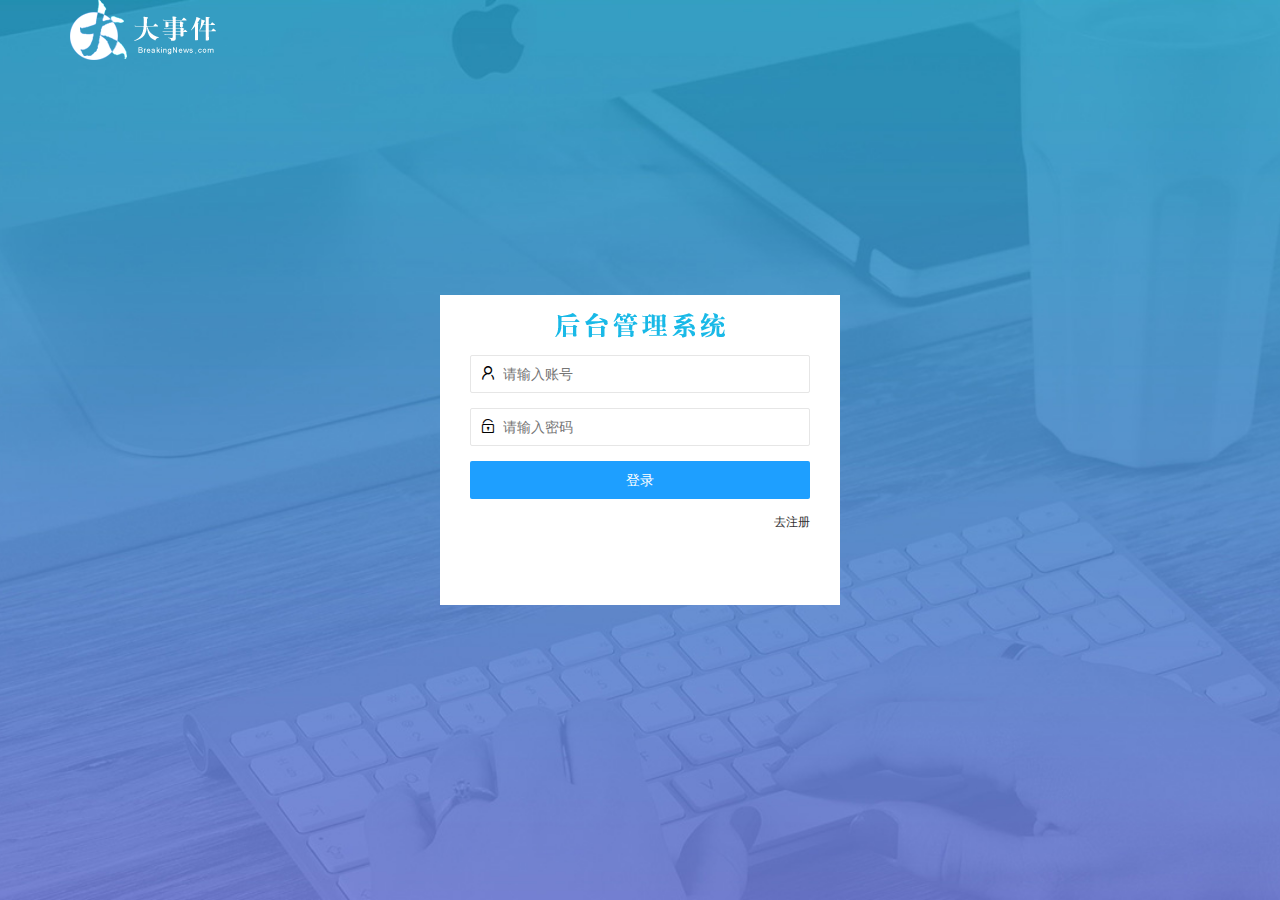
<file: login.html>
<!DOCTYPE html>
<html lang="en">
	<head>
		<meta charset="UTF-8" />
		<meta name="viewport" content="width=device-width, initial-scale=1.0" />
		<title>大事件-登录/注册</title>
		<!-- 导入 LayUI 的样式 -->
		<link rel="stylesheet" href="/assets/lib/layui/css/layui.css" />
		<!-- 导入自己的样式表 -->
		<link rel="stylesheet" href="/assets/css/login.css" />
	</head>

	<body>
		<!-- 头部的 Logo 区域 -->
		<div class="layui-main">
			<img src="/assets/images/logo.png" alt="" />
		</div>

		<!-- 登录注册区域 -->
		<div class="loginAndRegBox">
			<div class="title-box"></div>
			<!-- 登录的div -->
			<div class="login-box">
				<!-- 登录的from表单 -->
				<form class="layui-form" id="form-login">
					<div class="layui-form-item">
						<!-- 账号输入框 -->
						<i
							class="layui-icon layui-icon-face-smile layui-icon-username positon"
						></i>
						<input
							type="text"
							name="username"
							required
							lay-verify="required"
							placeholder="请输入账号"
							class="layui-input"
						/>
					</div>
					<!-- 密码输入框 -->
					<div class="layui-form-item">
						<i
							class="layui-icon layui-icon-face-smile layui-icon-password positon"
						></i>
						<input
							type="password"
							name="password"
							required
							lay-verify="required|pwd"
							placeholder="请输入密码"
							class="layui-input"
						/>
					</div>
					<!-- 登录按钮 -->
					<div class="layui-form-item links">
						<button
							class="layui-btn layui-btn-fluid layui-bg-blue"
							lay-submit
							lay-filter="formDemo"
						>
							登录
						</button>
					</div>
					<div class="layui-form-item links">
						<a href="javascript:;" id="reg-link">去注册</a>
					</div>
				</form>
			</div>
			<!-- 注册的div -->
			<div class="reg-box">
				<!-- 注册的from表单 -->
				<form class="layui-form" action="" id="form-reg">
					<div class="layui-form-item">
						<!-- 注册账号 -->
						<i
							class="layui-icon layui-icon-face-smile layui-icon-username positon"
						></i>
						<input
							type="text"
							name="username"
							required
							lay-verify="required"
							placeholder="请输入账号"
							autocomplete="off"
							class="layui-input"
						/>
					</div>
					<!-- 注册密码 -->
					<div class="layui-form-item">
						<i
							class="layui-icon layui-icon-face-smile layui-icon-password positon"
						></i>
						<input
							type="password"
							name="password"
							required
							lay-verify="required|pwd"
							placeholder="请输入密码"
							autocomplete="off"
							class="layui-input"
						/>
					</div>
					<!-- 确定注册密码 -->
					<div class="layui-form-item">
						<i
							class="layui-icon layui-icon-face-smile layui-icon-password positon"
						></i>
						<input
							type="password"
							name="repassword"
							required
							lay-verify="required|pwd|repwd"
							placeholder="再次输入密码"
							autocomplete="off"
							class="layui-input"
						/>
					</div>
					<div class="layui-form-item">
						<!-- 注册按钮 -->
						<button
							class="layui-btn layui-btn-fluid layui-bg-blue"
							lay-submit
							lay-filter="formDemo"
						>
							注册
						</button>
					</div>
					<div class="layui-form-item links">
						<a href="javascript:;" id="login-link">去登录</a>
					</div>
				</form>
			</div>
		</div>

		<!-- 导入 Layui 的JS文件 -->
		<script src="/assets/lib/layui/layui.all.js"></script>
		<!-- 导入 JQuery -->
		<script src="/assets/lib/jquery.js"></script>
		<!-- 导入自己封装的 baseAPI.js -->
		<script src="/assets/js/baseAPI.js"></script>
		<!-- 导入自己的 JavaScript 脚本 -->
		<script src="/assets/js/login.js"></script>
	</body>
</html>
</file>
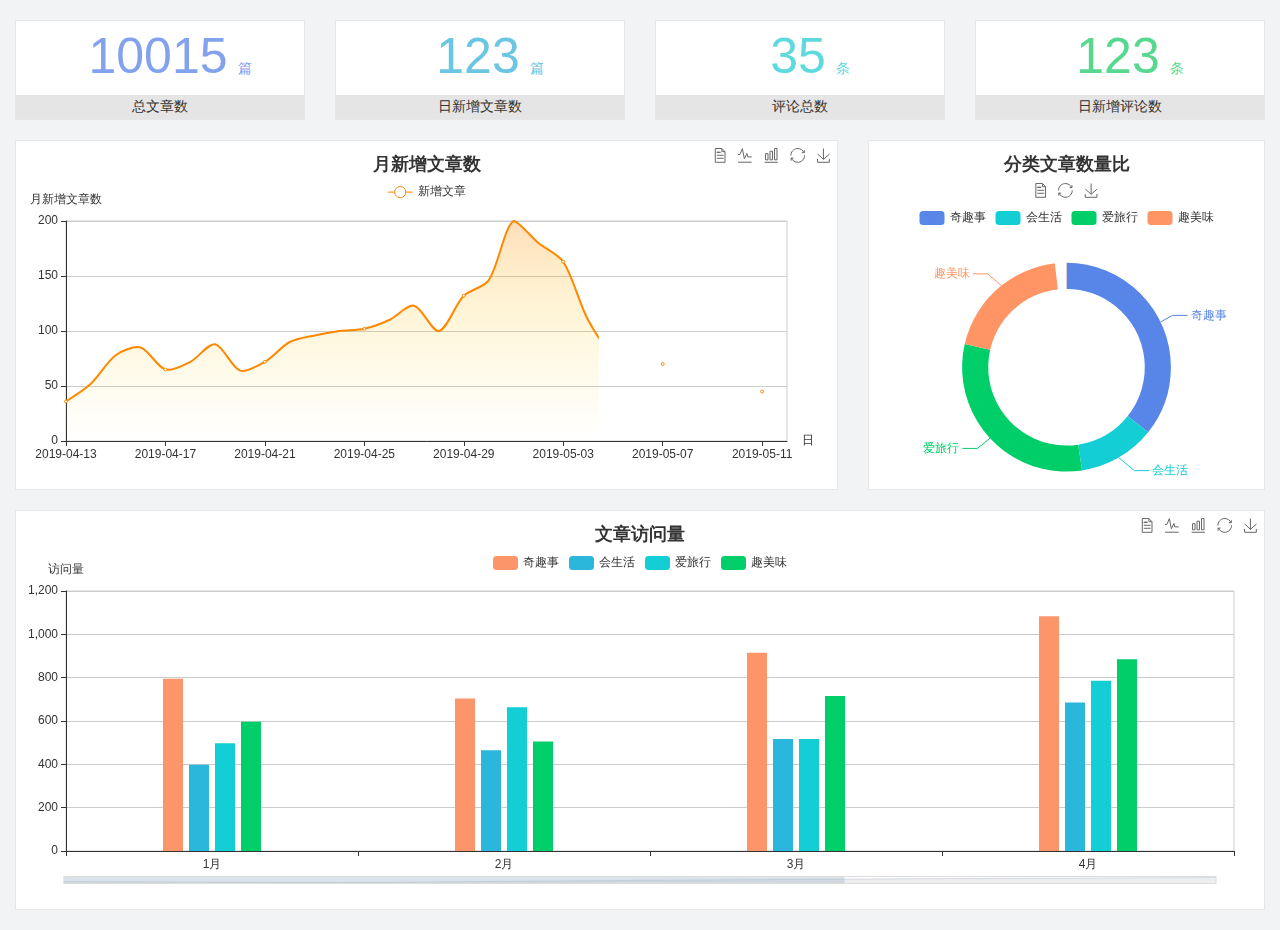
<file: home/dashboard.html>
<!DOCTYPE html>
<html lang="en">

<head>
  <meta charset="UTF-8">
  <meta name="viewport" content="width=device-width, initial-scale=1.0">
  <meta http-equiv="X-UA-Compatible" content="ie=edge">
  <title>图表统计</title>
  <link rel="stylesheet" href="../../assets/lib/bootstrap.css" />
  <link rel="stylesheet" href="../../assets/lib/main.css" />
  <script src="../../assets/lib/jquery.js"></script>
  <script type="text/javascript" src="../../assets/lib/echarts.min.js"></script>
</head>

<body>
  <div class="container-fluid">
    <div class="row spannel_list">
      <div class="col-sm-3 col-xs-6">
        <div class="spannel">
          <em>10015</em><span>篇</span>
          <b>总文章数</b>
        </div>
      </div>
      <div class="col-sm-3 col-xs-6">
        <div class="spannel scolor01">
          <em>123</em><span>篇</span>
          <b>日新增文章数</b>
        </div>
      </div>
      <div class="col-sm-3 col-xs-6">
        <div class="spannel scolor02">
          <em>35</em><span>条</span>
          <b>评论总数</b>
        </div>
      </div>
      <div class="col-sm-3 col-xs-6">
        <div class="spannel scolor03">
          <em>123</em><span>条</span>
          <b>日新增评论数</b>
        </div>
      </div>
    </div>
  </div>

  <div class="container-fluid">
    <div class="row curve-pie">
      <div class="col-lg-8 col-md-8">
        <div class="gragh_pannel" id="curve_show"></div>
      </div>
      <div class="col-lg-4 col-md-4">
        <div class="gragh_pannel" id="pie_show"></div>
      </div>
    </div>
  </div>

  <div class="container-fluid">
    <div class="column_pannel" id="column_show"></div>
  </div>

  <script>
    var oChart = echarts.init(document.getElementById('curve_show'));
    var aList_all = [
      { 'count': 36, 'date': '2019-04-13' },
      { 'count': 52, 'date': '2019-04-14' },
      { 'count': 78, 'date': '2019-04-15' },
      { 'count': 85, 'date': '2019-04-16' },
      { 'count': 65, 'date': '2019-04-17' },
      { 'count': 72, 'date': '2019-04-18' },
      { 'count': 88, 'date': '2019-04-19' },
      { 'count': 64, 'date': '2019-04-20' },
      { 'count': 72, 'date': '2019-04-21' },
      { 'count': 90, 'date': '2019-04-22' },
      { 'count': 96, 'date': '2019-04-23' },
      { 'count': 100, 'date': '2019-04-24' },
      { 'count': 102, 'date': '2019-04-25' },
      { 'count': 110, 'date': '2019-04-26' },
      { 'count': 123, 'date': '2019-04-27' },
      { 'count': 100, 'date': '2019-04-28' },
      { 'count': 132, 'date': '2019-04-29' },
      { 'count': 146, 'date': '2019-04-30' },
      { 'count': 200, 'date': '2019-05-01' },
      { 'count': 180, 'date': '2019-05-02' },
      { 'count': 163, 'date': '2019-05-03' },
      { 'count': 110, 'date': '2019-05-04' },
      { 'count': 80, 'date': '2019-05-05' },
      { 'count': 82, 'date': '2019-05-06' },
      { 'count': 70, 'date': '2019-05-07' },
      { 'count': 65, 'date': '2019-05-08' },
      { 'count': 54, 'date': '2019-05-09' },
      { 'count': 40, 'date': '2019-05-10' },
      { 'count': 45, 'date': '2019-05-11' },
      { 'count': 38, 'date': '2019-05-12' },
    ];

    let aCount = [];
    let aDate = [];

    for (var i = 0; i < aList_all.length; i++) {
      aCount.push(aList_all[i].count);
      aDate.push(aList_all[i].date);
    }

    var chartopt = {
      title: {
        text: '月新增文章数',
        left: 'center',
        top: '10'
      },
      tooltip: {
        trigger: 'axis'
      },
      legend: {
        data: ['新增文章'],
        top: '40'
      },
      toolbox: {
        show: true,
        feature: {
          mark: { show: true },
          dataView: { show: true, readOnly: false },
          magicType: { show: true, type: ['line', 'bar'] },
          restore: { show: true },
          saveAsImage: { show: true }
        }
      },
      calculable: true,
      xAxis: [
        {
          name: '日',
          type: 'category',
          boundaryGap: false,
          data: aDate
        }
      ],
      yAxis: [
        {
          name: '月新增文章数',
          type: 'value'
        }
      ],
      series: [
        {
          name: '新增文章',
          type: 'line',
          smooth: true,
          itemStyle: { normal: { areaStyle: { type: 'default' }, color: '#f80' }, lineStyle: { color: '#f80' } },
          data: aCount
        }],
      areaStyle: {
        normal: {
          color: new echarts.graphic.LinearGradient(0, 0, 0, 1, [{
            offset: 0,
            color: 'rgba(255,136,0,0.39)'
          }, {
            offset: .34,
            color: 'rgba(255,180,0,0.25)'
          }, {
            offset: 1,
            color: 'rgba(255,222,0,0.00)'
          }])

        }
      },
      grid: {
        show: true,
        x: 50,
        x2: 50,
        y: 80,
        height: 220
      }
    };

    oChart.setOption(chartopt);


    var oPie = echarts.init(document.getElementById('pie_show'));
    var oPieopt =
    {
      title: {
        top: 10,
        text: '分类文章数量比',
        x: 'center'
      },
      tooltip: {
        trigger: 'item',
        formatter: "{a} <br/>{b} : {c} ({d}%)"
      },
      color: ['#5885e8', '#13cfd5', '#00ce68', '#ff9565'],
      legend: {
        x: 'center',
        top: 65,
        data: ['奇趣事', '会生活', '爱旅行', '趣美味']
      },
      toolbox: {
        show: true,
        x: 'center',
        top: 35,
        feature: {
          mark: { show: true },
          dataView: { show: true, readOnly: false },
          magicType: {
            show: true,
            type: ['pie', 'funnel'],
            option: {
              funnel: {
                x: '25%',
                width: '50%',
                funnelAlign: 'left',
                max: 1548
              }
            }
          },
          restore: { show: true },
          saveAsImage: { show: true }
        }
      },
      calculable: true,
      series: [
        {
          name: '访问来源',
          type: 'pie',
          radius: ['45%', '60%'],
          center: ['50%', '65%'],
          data: [
            { value: 300, name: '奇趣事' },
            { value: 100, name: '会生活' },
            { value: 260, name: '爱旅行' },
            { value: 180, name: '趣美味' }
          ]
        }
      ]
    };
    oPie.setOption(oPieopt);



    var oColumn = this.echarts.init(document.getElementById('column_show'));
    var oColumnopt =
    {
      title: {
        text: '文章访问量',
        left: 'center',
        top: '10'
      },
      tooltip: {
        trigger: 'axis'
      },
      legend: {
        data: ['奇趣事', '会生活', '爱旅行', '趣美味'],
        top: '40'
      },
      toolbox: {
        show: true,
        feature: {
          mark: { show: true },
          dataView: { show: true, readOnly: false },
          magicType: { show: true, type: ['line', 'bar'] },
          restore: { show: true },
          saveAsImage: { show: true }
        }
      },
      calculable: true,
      xAxis: [
        {
          type: 'category',
          data: ['1月', '2月', '3月', '4月', '5月']
        }
      ],
      yAxis: [
        {
          name: '访问量',
          type: 'value'
        }
      ],
      series: [
        {
          name: '奇趣事',
          type: 'bar',
          barWidth: 20,
          itemStyle: {
            normal: { areaStyle: { type: 'default' }, color: '#fd956a' }
          },
          data: [800, 708, 920, 1090, 1200]
        },
        {
          name: '会生活',
          type: 'bar',
          barWidth: 20,
          itemStyle: {
            normal: { areaStyle: { type: 'default' }, color: '#2bb6db' }
          },
          data: [400, 468, 520, 690, 800]
        },
        {
          name: '爱旅行',
          type: 'bar',
          barWidth: 20,
          itemStyle: {
            normal: { areaStyle: { type: 'default' }, color: '#13cfd5' }
          },
          data: [500, 668, 520, 790, 900]
        },
        {
          name: '趣美味',
          type: 'bar',
          barWidth: 20,
          itemStyle: {
            normal: { areaStyle: { type: 'default' }, color: '#00ce68' }
          },
          data: [600, 508, 720, 890, 1000]
        }
      ],
      grid: {
        show: true,
        x: 50,
        x2: 30,
        y: 80,
        height: 260
      },
      dataZoom: [//给x轴设置滚动条
        {
          start: 0,//默认为0
          end: 100 - 1000 / 31,//默认为100
          type: 'slider',
          show: true,
          xAxisIndex: [0],
          handleSize: 0,//滑动条的 左右2个滑动条的大小
          height: 8,//组件高度
          left: 45, //左边的距离
          right: 50,//右边的距离
          bottom: 26,//右边的距离
          handleColor: '#ddd',//h滑动图标的颜色
          handleStyle: {
            borderColor: "#cacaca",
            borderWidth: "1",
            shadowBlur: 2,
            background: "#ddd",
            shadowColor: "#ddd",
          }
        }]
    };
    oColumn.setOption(oColumnopt);
  </script>
</body>

</html>
</file>
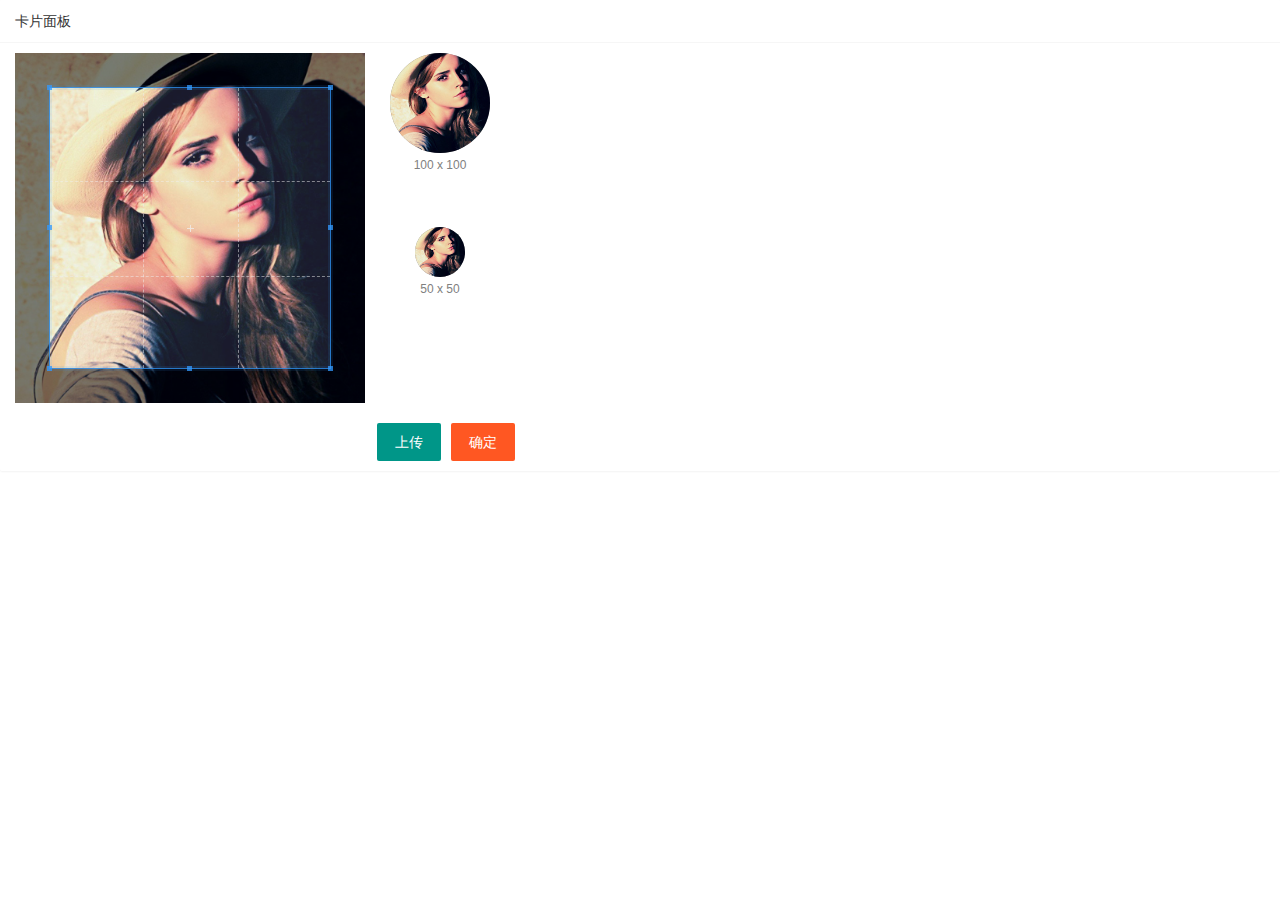
<file: user/user_avatar.html>
<!DOCTYPE html>
<html lang="en">

<head>
    <meta charset="UTF-8">
    <meta name="viewport" content="width=device-width, initial-scale=1.0">
    <title>更改头像</title>
    <link rel="stylesheet" href="/assets/lib/layui/css/layui.css" />
    <link rel="stylesheet" href="/assets/css/user/user_avatar.css" />
    <link rel="stylesheet" href="/assets/lib/cropper/cropper.css" />
</head>

<body>
    <div class="layui-card">
        <div class="layui-card-header">卡片面板</div>
        <div class="layui-card-body">
            <!-- 第一行的图片裁剪和预览区域 -->
            <div class="row1">
                <!-- 图片裁剪区域 -->
                <div class="cropper-box">
                    <!-- 这个 img 标签很重要，将来会把它初始化为裁剪区域 -->
                    <img id="image" src="/assets/images/sample.jpg" />
                </div>
                <!-- 图片的预览区域 -->
                <div class="preview-box">
                    <div>
                        <!-- 宽高为 100px 的预览区域 -->
                        <div class="img-preview w100"></div>
                        <p class="size">100 x 100</p>
                    </div>
                    <div>
                        <!-- 宽高为 50px 的预览区域 -->
                        <div class="img-preview w50"></div>
                        <p class="size">50 x 50</p>
                    </div>
                </div>
            </div>

            <!-- 第二行的按钮区域 -->
            <div class="row2">
                <input type="file" id="file" accept="image/png,image/jpeg" />
                <button type="button" class="layui-btn" id="btnChooseImage">上传</button>
                <button type="button" class="layui-btn layui-btn-danger" id="btnUpload">确定</button>
            </div>
        </div>
    </div>
    <script src="/assets/lib/layui/layui.all.js"></script>
    <script src="/assets/lib/jquery.js"></script>
    <script src="/assets/lib/cropper/Cropper.js"></script>
    <script src="/assets/lib/cropper/jquery-cropper.js"></script>
    <script src="/assets/js/baseAPI.js"></script>
    <script src="/assets/js/user/user_avatar.js"></script>
</body>

</html>
</file>
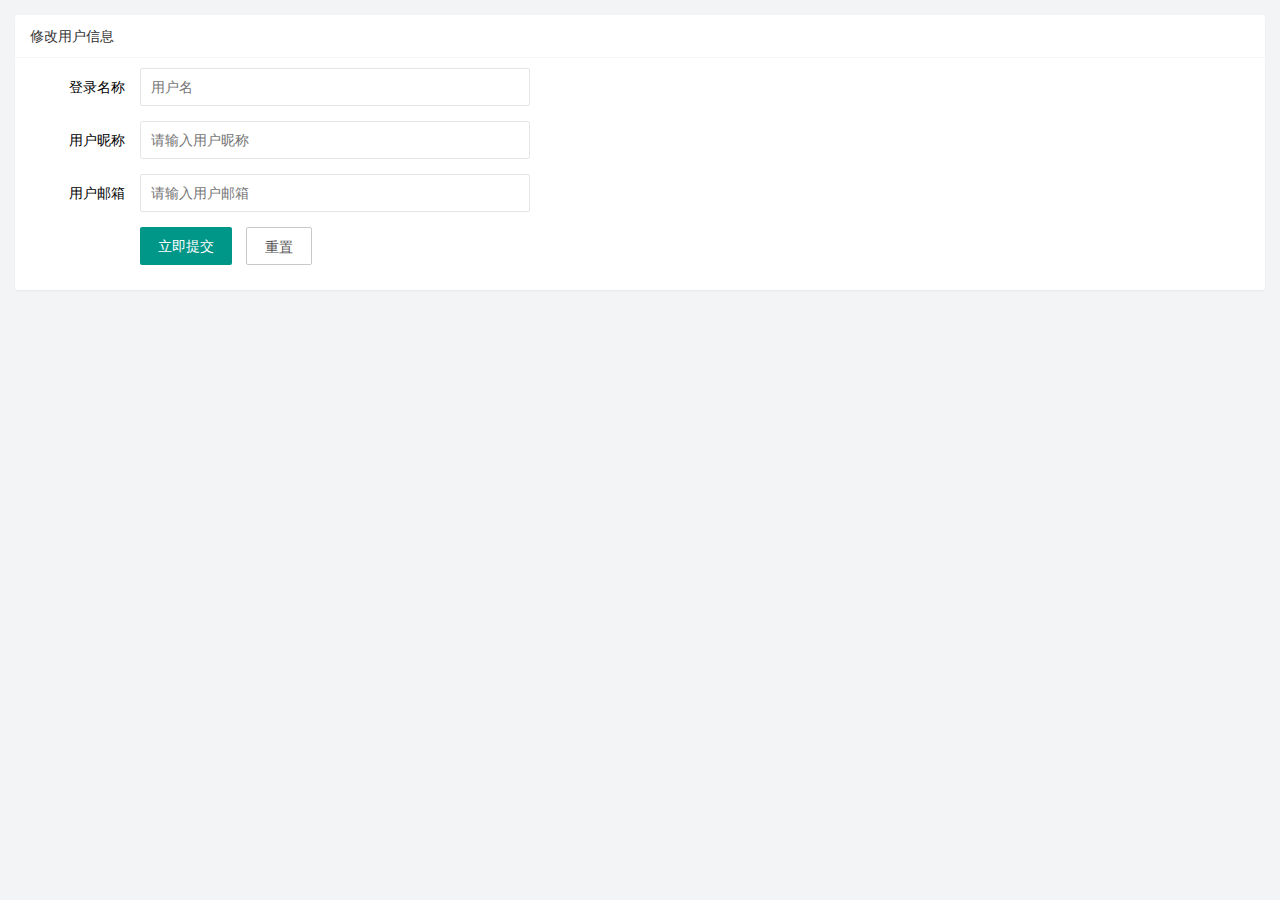
<file: user/user_info.html>
<!DOCTYPE html>
<html lang="en">

<head>
    <meta charset="UTF-8">
    <meta name="viewport" content="width=device-width, initial-scale=1.0">
    <title>个人资料</title>
    <!-- 引入layui css样式 -->
    <link rel="stylesheet" href="/assets/lib/layui/css/layui.css" />
    <!-- 引入自己的CSS样式 -->
    <link rel="stylesheet" href="/assets/css/user/user_info.css" />
</head>

<body>
    <div class="layui-card">
        <div class="layui-card-header">修改用户信息</div>
        <div class="layui-card-body">
            <!-- form 表单区域 -->
            <form class="layui-form" lay-filter="formUserInfo">
                <!-- 隐藏域 -->
                <input type="hidden" name="id" value="">
                <div class="layui-form-item">
                    <label class="layui-form-label">登录名称</label>
                    <div class="layui-input-block">
                        <input type="text" name="username" required lay-verify="required" placeholder="用户名"
                            autocomplete="off" class="layui-input" readonly />
                    </div>
                </div>
                <div class="layui-form-item">
                    <label class="layui-form-label">用户昵称</label>
                    <div class="layui-input-block">
                        <input type="text" name="nickname" required lay-verify="required" placeholder="请输入用户昵称"
                            autocomplete="off" class="layui-input" />
                    </div>
                </div>
                <div class="layui-form-item">
                    <label class="layui-form-label">用户邮箱</label>
                    <div class="layui-input-block">
                        <input type="email" name="email" required lay-verify="required" placeholder="请输入用户邮箱"
                            autocomplete="off" class="layui-input" />
                    </div>
                </div>
                <div class="layui-form-item">
                    <div class="layui-input-block">
                        <button class="layui-btn" lay-submit lay-filter="formDemo" id="">立即提交</button>
                        <button type="reset" class="layui-btn layui-btn-primary" id="btnReset">重置</button>
                    </div>
                </div>
            </form>
        </div>
    </div>
    <!-- 引入 layui JS -->
    <script src="/assets/lib/layui/layui.all.js"></script>
    <!-- 引入 jQuery -->
    <script src="/assets/lib/jquery.js"></script>
    <!-- 引入 baseAPI -->
    <script src="/assets/js/baseAPI.js"></script>
    <!-- 引入自己的JS -->
    <script src="/assets/js/user/user_info.js"></script>
</body>

</html>
</file>
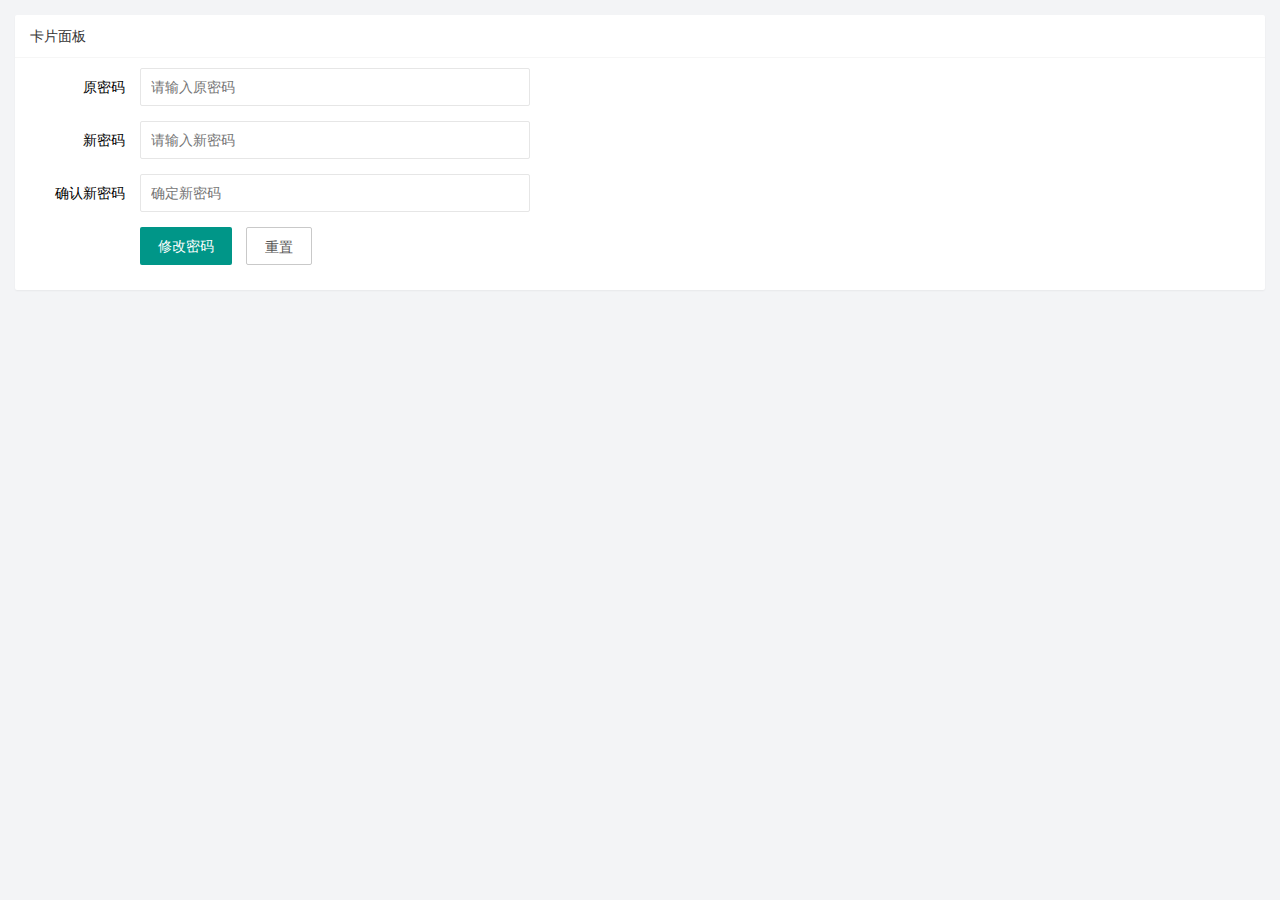
<file: user/user_pwd.html>
<!DOCTYPE html>
<html lang="en">

<head>
    <meta charset="UTF-8">
    <meta name="viewport" content="width=device-width, initial-scale=1.0">
    <title>更新密码</title>
    <link rel="stylesheet" href="../assets/lib/layui/css/layui.css" />
    <link rel="stylesheet" href="../assets/css/user/user_pwd.css" />
</head>

<body>
    <!-- 卡片区域 -->
    <div class="layui-card">
        <div class="layui-card-header">卡片面板</div>
        <div class="layui-card-body">
            <form class="layui-form" lay-filter="formUserInfo" id="rePwd-form">
                <div class="layui-form-item">
                    <label class="layui-form-label">原密码</label>
                    <div class="layui-input-block">
                        <input type="password" name="oldPwd" required lay-verify="required|pwd" placeholder="请输入原密码"
                            autocomplete="off" class="layui-input">
                    </div>
                </div>
                <div class="layui-form-item">
                    <label class="layui-form-label">新密码</label>
                    <div class="layui-input-block">
                        <input type="password" name="newPwd" required lay-verify="required|pwd|samePwd"
                            placeholder="请输入新密码" autocomplete="off" class="layui-input">
                    </div>
                </div>
                <div class="layui-form-item">
                    <label class="layui-form-label">确认新密码</label>
                    <div class="layui-input-block">
                        <input type="password" name="rePwd" required lay-verify="required|pwd|rePwd" placeholder="确定新密码"
                            autocomplete="off" class="layui-input">
                    </div>
                </div>
                <div class="layui-form-item">
                    <div class="layui-input-block">
                        <button class="layui-btn" lay-submit lay-filter="formDemo">修改密码</button>
                        <button type="reset" class="layui-btn layui-btn-primary" id="btn-re">重置</button>
                    </div>
                </div>
            </form>
        </div>
    </div>
    <!-- 导入layui js -->
    <script src="/assets/lib/layui/layui.all.js"></script>
    <!-- 导入jQuery js -->
    <script src="/assets/lib/jquery.js"></script>
    <!-- 导入 baseAPI -->
    <script src="/assets/js/baseAPI.js"></script>
    <!-- 导入自己的js脚本文件 -->
    <script src="/assets/js/user/user_pwd.js"></script>
</body>

</html>
</file>
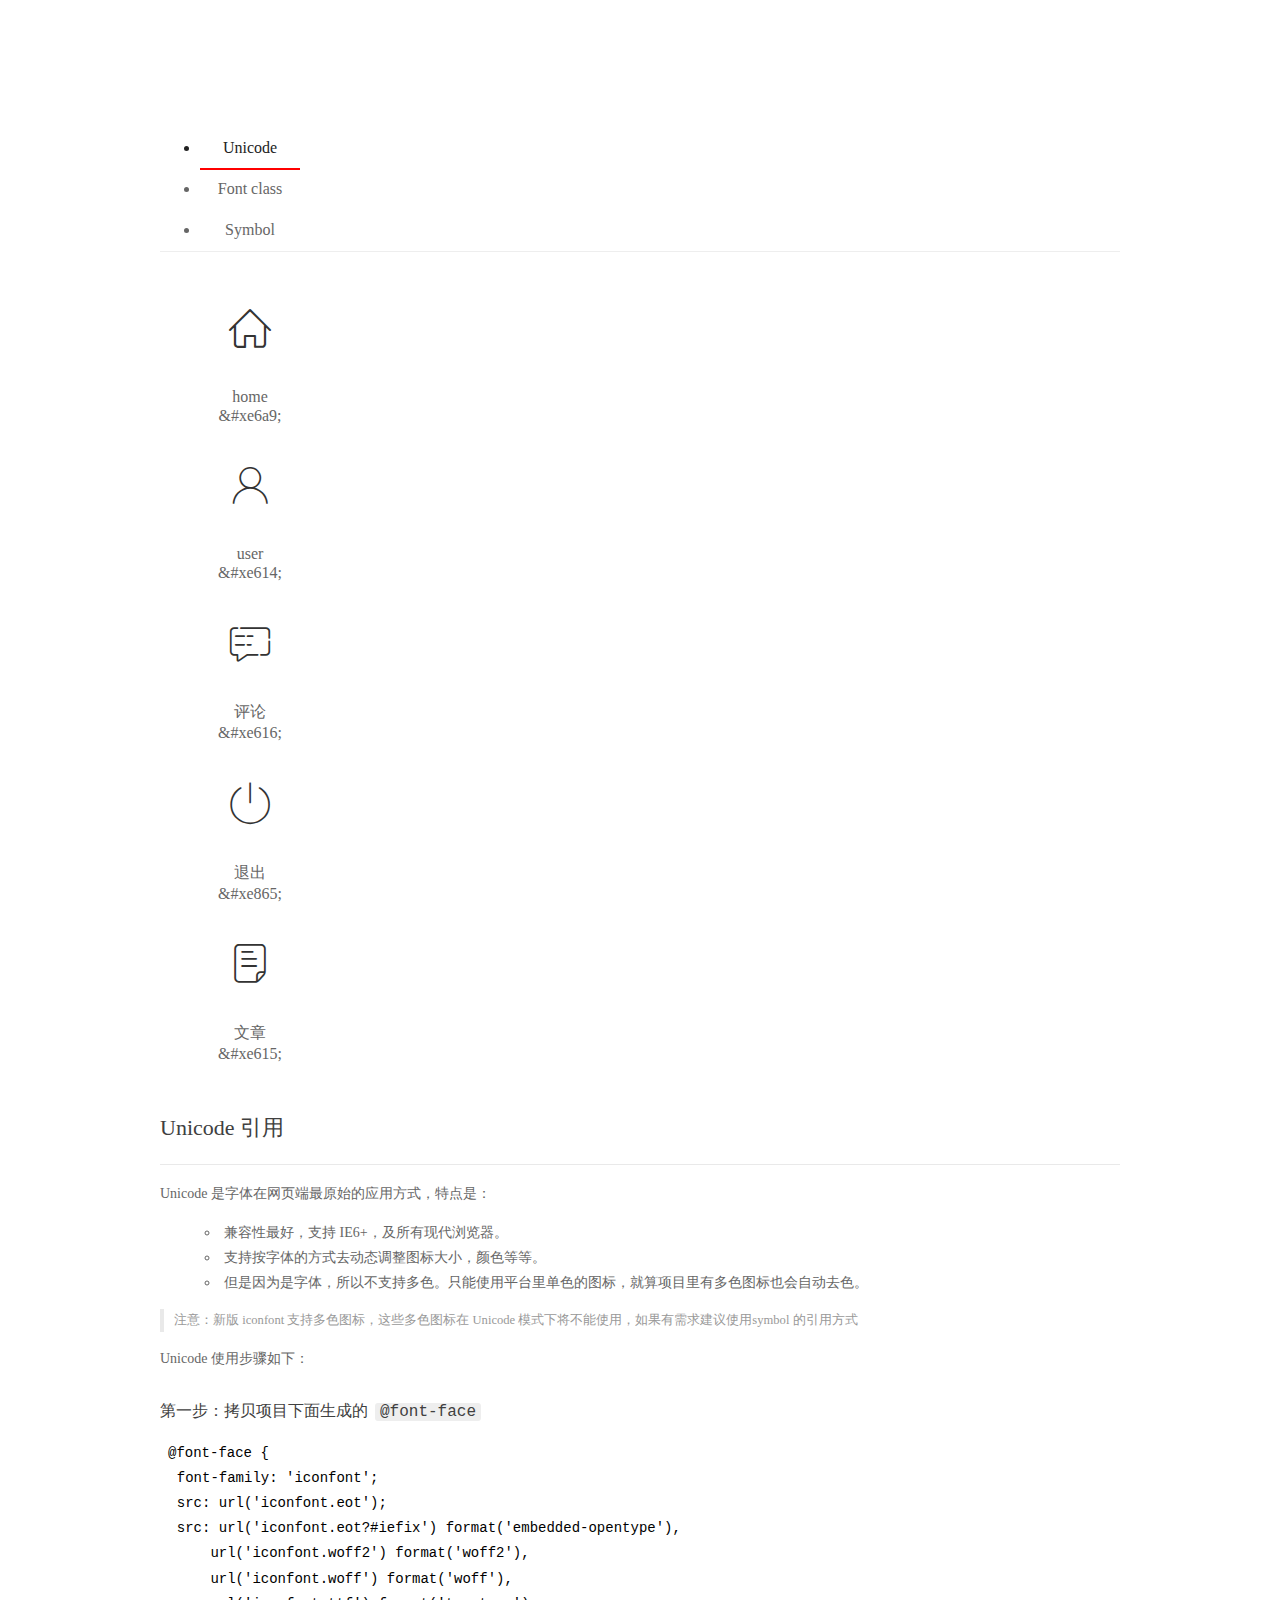
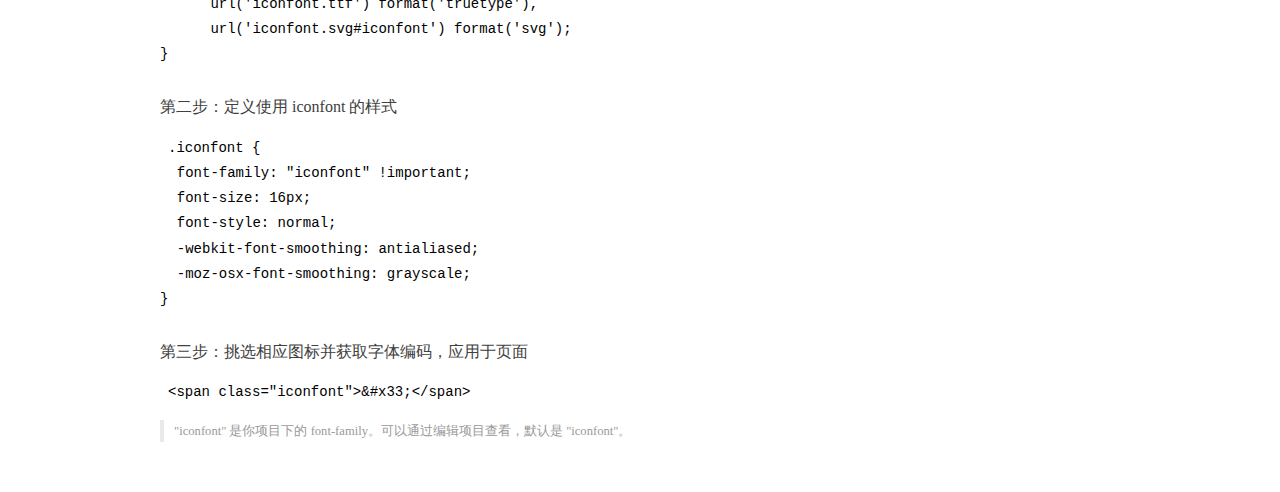
<file: assets/fonts/demo_index.html>
<!DOCTYPE html>
<html>
<head>
  <meta charset="utf-8"/>
  <title>IconFont Demo</title>
  <link rel="shortcut icon" href="https://gtms04.alicdn.com/tps/i4/TB1_oz6GVXXXXaFXpXXJDFnIXXX-64-64.ico" type="image/x-icon"/>
  <link rel="stylesheet" href="https://g.alicdn.com/thx/cube/1.3.2/cube.min.css">
  <link rel="stylesheet" href="demo.css">
  <link rel="stylesheet" href="iconfont.css">
  <script src="iconfont.js"></script>
  <!-- jQuery -->
  <script src="https://a1.alicdn.com/oss/uploads/2018/12/26/7bfddb60-08e8-11e9-9b04-53e73bb6408b.js"></script>
  <!-- 代码高亮 -->
  <script src="https://a1.alicdn.com/oss/uploads/2018/12/26/a3f714d0-08e6-11e9-8a15-ebf944d7534c.js"></script>
</head>
<body>
  <div class="main">
    <h1 class="logo"><a href="https://www.iconfont.cn/" title="iconfont 首页" target="_blank">&#xe86b;</a></h1>
    <div class="nav-tabs">
      <ul id="tabs" class="dib-box">
        <li class="dib active"><span>Unicode</span></li>
        <li class="dib"><span>Font class</span></li>
        <li class="dib"><span>Symbol</span></li>
      </ul>
      
    </div>
    <div class="tab-container">
      <div class="content unicode" style="display: block;">
          <ul class="icon_lists dib-box">
          
            <li class="dib">
              <span class="icon iconfont">&#xe6a9;</span>
                <div class="name">home</div>
                <div class="code-name">&amp;#xe6a9;</div>
              </li>
          
            <li class="dib">
              <span class="icon iconfont">&#xe614;</span>
                <div class="name">user</div>
                <div class="code-name">&amp;#xe614;</div>
              </li>
          
            <li class="dib">
              <span class="icon iconfont">&#xe616;</span>
                <div class="name">评论</div>
                <div class="code-name">&amp;#xe616;</div>
              </li>
          
            <li class="dib">
              <span class="icon iconfont">&#xe865;</span>
                <div class="name">退出</div>
                <div class="code-name">&amp;#xe865;</div>
              </li>
          
            <li class="dib">
              <span class="icon iconfont">&#xe615;</span>
                <div class="name">文章</div>
                <div class="code-name">&amp;#xe615;</div>
              </li>
          
          </ul>
          <div class="article markdown">
          <h2 id="unicode-">Unicode 引用</h2>
          <hr>

          <p>Unicode 是字体在网页端最原始的应用方式，特点是：</p>
          <ul>
            <li>兼容性最好，支持 IE6+，及所有现代浏览器。</li>
            <li>支持按字体的方式去动态调整图标大小，颜色等等。</li>
            <li>但是因为是字体，所以不支持多色。只能使用平台里单色的图标，就算项目里有多色图标也会自动去色。</li>
          </ul>
          <blockquote>
            <p>注意：新版 iconfont 支持多色图标，这些多色图标在 Unicode 模式下将不能使用，如果有需求建议使用symbol 的引用方式</p>
          </blockquote>
          <p>Unicode 使用步骤如下：</p>
          <h3 id="-font-face">第一步：拷贝项目下面生成的 <code>@font-face</code></h3>
<pre><code class="language-css"
>@font-face {
  font-family: 'iconfont';
  src: url('iconfont.eot');
  src: url('iconfont.eot?#iefix') format('embedded-opentype'),
      url('iconfont.woff2') format('woff2'),
      url('iconfont.woff') format('woff'),
      url('iconfont.ttf') format('truetype'),
      url('iconfont.svg#iconfont') format('svg');
}
</code></pre>
          <h3 id="-iconfont-">第二步：定义使用 iconfont 的样式</h3>
<pre><code class="language-css"
>.iconfont {
  font-family: "iconfont" !important;
  font-size: 16px;
  font-style: normal;
  -webkit-font-smoothing: antialiased;
  -moz-osx-font-smoothing: grayscale;
}
</code></pre>
          <h3 id="-">第三步：挑选相应图标并获取字体编码，应用于页面</h3>
<pre>
<code class="language-html"
>&lt;span class="iconfont"&gt;&amp;#x33;&lt;/span&gt;
</code></pre>
          <blockquote>
            <p>"iconfont" 是你项目下的 font-family。可以通过编辑项目查看，默认是 "iconfont"。</p>
          </blockquote>
          </div>
      </div>
      <div class="content font-class">
        <ul class="icon_lists dib-box">
          
          <li class="dib">
            <span class="icon iconfont icon-home"></span>
            <div class="name">
              home
            </div>
            <div class="code-name">.icon-home
            </div>
          </li>
          
          <li class="dib">
            <span class="icon iconfont icon-user"></span>
            <div class="name">
              user
            </div>
            <div class="code-name">.icon-user
            </div>
          </li>
          
          <li class="dib">
            <span class="icon iconfont icon-pinglun"></span>
            <div class="name">
              评论
            </div>
            <div class="code-name">.icon-pinglun
            </div>
          </li>
          
          <li class="dib">
            <span class="icon iconfont icon-tuichu"></span>
            <div class="name">
              退出
            </div>
            <div class="code-name">.icon-tuichu
            </div>
          </li>
          
          <li class="dib">
            <span class="icon iconfont icon-16"></span>
            <div class="name">
              文章
            </div>
            <div class="code-name">.icon-16
            </div>
          </li>
          
        </ul>
        <div class="article markdown">
        <h2 id="font-class-">font-class 引用</h2>
        <hr>

        <p>font-class 是 Unicode 使用方式的一种变种，主要是解决 Unicode 书写不直观，语意不明确的问题。</p>
        <p>与 Unicode 使用方式相比，具有如下特点：</p>
        <ul>
          <li>兼容性良好，支持 IE8+，及所有现代浏览器。</li>
          <li>相比于 Unicode 语意明确，书写更直观。可以很容易分辨这个 icon 是什么。</li>
          <li>因为使用 class 来定义图标，所以当要替换图标时，只需要修改 class 里面的 Unicode 引用。</li>
          <li>不过因为本质上还是使用的字体，所以多色图标还是不支持的。</li>
        </ul>
        <p>使用步骤如下：</p>
        <h3 id="-fontclass-">第一步：引入项目下面生成的 fontclass 代码：</h3>
<pre><code class="language-html">&lt;link rel="stylesheet" href="./iconfont.css"&gt;
</code></pre>
        <h3 id="-">第二步：挑选相应图标并获取类名，应用于页面：</h3>
<pre><code class="language-html">&lt;span class="iconfont icon-xxx"&gt;&lt;/span&gt;
</code></pre>
        <blockquote>
          <p>"
            iconfont" 是你项目下的 font-family。可以通过编辑项目查看，默认是 "iconfont"。</p>
        </blockquote>
      </div>
      </div>
      <div class="content symbol">
          <ul class="icon_lists dib-box">
          
            <li class="dib">
                <svg class="icon svg-icon" aria-hidden="true">
                  <use xlink:href="#icon-home"></use>
                </svg>
                <div class="name">home</div>
                <div class="code-name">#icon-home</div>
            </li>
          
            <li class="dib">
                <svg class="icon svg-icon" aria-hidden="true">
                  <use xlink:href="#icon-user"></use>
                </svg>
                <div class="name">user</div>
                <div class="code-name">#icon-user</div>
            </li>
          
            <li class="dib">
                <svg class="icon svg-icon" aria-hidden="true">
                  <use xlink:href="#icon-pinglun"></use>
                </svg>
                <div class="name">评论</div>
                <div class="code-name">#icon-pinglun</div>
            </li>
          
            <li class="dib">
                <svg class="icon svg-icon" aria-hidden="true">
                  <use xlink:href="#icon-tuichu"></use>
                </svg>
                <div class="name">退出</div>
                <div class="code-name">#icon-tuichu</div>
            </li>
          
            <li class="dib">
                <svg class="icon svg-icon" aria-hidden="true">
                  <use xlink:href="#icon-16"></use>
                </svg>
                <div class="name">文章</div>
                <div class="code-name">#icon-16</div>
            </li>
          
          </ul>
          <div class="article markdown">
          <h2 id="symbol-">Symbol 引用</h2>
          <hr>

          <p>这是一种全新的使用方式，应该说这才是未来的主流，也是平台目前推荐的用法。相关介绍可以参考这篇<a href="">文章</a>
            这种用法其实是做了一个 SVG 的集合，与另外两种相比具有如下特点：</p>
          <ul>
            <li>支持多色图标了，不再受单色限制。</li>
            <li>通过一些技巧，支持像字体那样，通过 <code>font-size</code>, <code>color</code> 来调整样式。</li>
            <li>兼容性较差，支持 IE9+，及现代浏览器。</li>
            <li>浏览器渲染 SVG 的性能一般，还不如 png。</li>
          </ul>
          <p>使用步骤如下：</p>
          <h3 id="-symbol-">第一步：引入项目下面生成的 symbol 代码：</h3>
<pre><code class="language-html">&lt;script src="./iconfont.js"&gt;&lt;/script&gt;
</code></pre>
          <h3 id="-css-">第二步：加入通用 CSS 代码（引入一次就行）：</h3>
<pre><code class="language-html">&lt;style&gt;
.icon {
  width: 1em;
  height: 1em;
  vertical-align: -0.15em;
  fill: currentColor;
  overflow: hidden;
}
&lt;/style&gt;
</code></pre>
          <h3 id="-">第三步：挑选相应图标并获取类名，应用于页面：</h3>
<pre><code class="language-html">&lt;svg class="icon" aria-hidden="true"&gt;
  &lt;use xlink:href="#icon-xxx"&gt;&lt;/use&gt;
&lt;/svg&gt;
</code></pre>
          </div>
      </div>

    </div>
  </div>
  <script>
  $(document).ready(function () {
      $('.tab-container .content:first').show()

      $('#tabs li').click(function (e) {
        var tabContent = $('.tab-container .content')
        var index = $(this).index()

        if ($(this).hasClass('active')) {
          return
        } else {
          $('#tabs li').removeClass('active')
          $(this).addClass('active')

          tabContent.hide().eq(index).fadeIn()
        }
      })
    })
  </script>
</body>
</html>
</file>
<file: assets/lib/layui/css/layui.css>
/** layui-v2.5.5 MIT License By https://www.layui.com */
 .layui-inline,img{display:inline-block;vertical-align:middle}h1,h2,h3,h4,h5,h6{font-weight:400}.layui-edge,.layui-header,.layui-inline,.layui-main{position:relative}.layui-body,.layui-edge,.layui-elip{overflow:hidden}.layui-btn,.layui-edge,.layui-inline,img{vertical-align:middle}.layui-btn,.layui-disabled,.layui-icon,.layui-unselect{-moz-user-select:none;-webkit-user-select:none;-ms-user-select:none}.layui-elip,.layui-form-checkbox span,.layui-form-pane .layui-form-label{text-overflow:ellipsis;white-space:nowrap}.layui-breadcrumb,.layui-tree-btnGroup{visibility:hidden}blockquote,body,button,dd,div,dl,dt,form,h1,h2,h3,h4,h5,h6,input,li,ol,p,pre,td,textarea,th,ul{margin:0;padding:0;-webkit-tap-highlight-color:rgba(0,0,0,0)}a:active,a:hover{outline:0}img{border:none}li{list-style:none}table{border-collapse:collapse;border-spacing:0}h4,h5,h6{font-size:100%}button,input,optgroup,option,select,textarea{font-family:inherit;font-size:inherit;font-style:inherit;font-weight:inherit;outline:0}pre{white-space:pre-wrap;white-space:-moz-pre-wrap;white-space:-pre-wrap;white-space:-o-pre-wrap;word-wrap:break-word}body{line-height:24px;font:14px Helvetica Neue,Helvetica,PingFang SC,Tahoma,Arial,sans-serif}hr{height:1px;margin:10px 0;border:0;clear:both}a{color:#333;text-decoration:none}a:hover{color:#777}a cite{font-style:normal;*cursor:pointer}.layui-border-box,.layui-border-box *{box-sizing:border-box}.layui-box,.layui-box *{box-sizing:content-box}.layui-clear{clear:both;*zoom:1}.layui-clear:after{content:'\20';clear:both;*zoom:1;display:block;height:0}.layui-inline{*display:inline;*zoom:1}.layui-edge{display:inline-block;width:0;height:0;border-width:6px;border-style:dashed;border-color:transparent}.layui-edge-top{top:-4px;border-bottom-color:#999;border-bottom-style:solid}.layui-edge-right{border-left-color:#999;border-left-style:solid}.layui-edge-bottom{top:2px;border-top-color:#999;border-top-style:solid}.layui-edge-left{border-right-color:#999;border-right-style:solid}.layui-disabled,.layui-disabled:hover{color:#d2d2d2!important;cursor:not-allowed!important}.layui-circle{border-radius:100%}.layui-show{display:block!important}.layui-hide{display:none!important}@font-face{font-family:layui-icon;src:url(../font/iconfont.eot?v=250);src:url(../font/iconfont.eot?v=250#iefix) format('embedded-opentype'),url(../font/iconfont.woff2?v=250) format('woff2'),url(../font/iconfont.woff?v=250) format('woff'),url(../font/iconfont.ttf?v=250) format('truetype'),url(../font/iconfont.svg?v=250#layui-icon) format('svg')}.layui-icon{font-family:layui-icon!important;font-size:16px;font-style:normal;-webkit-font-smoothing:antialiased;-moz-osx-font-smoothing:grayscale}.layui-icon-reply-fill:before{content:"\e611"}.layui-icon-set-fill:before{content:"\e614"}.layui-icon-menu-fill:before{content:"\e60f"}.layui-icon-search:before{content:"\e615"}.layui-icon-share:before{content:"\e641"}.layui-icon-set-sm:before{content:"\e620"}.layui-icon-engine:before{content:"\e628"}.layui-icon-close:before{content:"\1006"}.layui-icon-close-fill:before{content:"\1007"}.layui-icon-chart-screen:before{content:"\e629"}.layui-icon-star:before{content:"\e600"}.layui-icon-circle-dot:before{content:"\e617"}.layui-icon-chat:before{content:"\e606"}.layui-icon-release:before{content:"\e609"}.layui-icon-list:before{content:"\e60a"}.layui-icon-chart:before{content:"\e62c"}.layui-icon-ok-circle:before{content:"\1005"}.layui-icon-layim-theme:before{content:"\e61b"}.layui-icon-table:before{content:"\e62d"}.layui-icon-right:before{content:"\e602"}.layui-icon-left:before{content:"\e603"}.layui-icon-cart-simple:before{content:"\e698"}.layui-icon-face-cry:before{content:"\e69c"}.layui-icon-face-smile:before{content:"\e6af"}.layui-icon-survey:before{content:"\e6b2"}.layui-icon-tree:before{content:"\e62e"}.layui-icon-upload-circle:before{content:"\e62f"}.layui-icon-add-circle:before{content:"\e61f"}.layui-icon-download-circle:before{content:"\e601"}.layui-icon-templeate-1:before{content:"\e630"}.layui-icon-util:before{content:"\e631"}.layui-icon-face-surprised:before{content:"\e664"}.layui-icon-edit:before{content:"\e642"}.layui-icon-speaker:before{content:"\e645"}.layui-icon-down:before{content:"\e61a"}.layui-icon-file:before{content:"\e621"}.layui-icon-layouts:before{content:"\e632"}.layui-icon-rate-half:before{content:"\e6c9"}.layui-icon-add-circle-fine:before{content:"\e608"}.layui-icon-prev-circle:before{content:"\e633"}.layui-icon-read:before{content:"\e705"}.layui-icon-404:before{content:"\e61c"}.layui-icon-carousel:before{content:"\e634"}.layui-icon-help:before{content:"\e607"}.layui-icon-code-circle:before{content:"\e635"}.layui-icon-water:before{content:"\e636"}.layui-icon-username:before{content:"\e66f"}.layui-icon-find-fill:before{content:"\e670"}.layui-icon-about:before{content:"\e60b"}.layui-icon-location:before{content:"\e715"}.layui-icon-up:before{content:"\e619"}.layui-icon-pause:before{content:"\e651"}.layui-icon-date:before{content:"\e637"}.layui-icon-layim-uploadfile:before{content:"\e61d"}.layui-icon-delete:before{content:"\e640"}.layui-icon-play:before{content:"\e652"}.layui-icon-top:before{content:"\e604"}.layui-icon-friends:before{content:"\e612"}.layui-icon-refresh-3:before{content:"\e9aa"}.layui-icon-ok:before{content:"\e605"}.layui-icon-layer:before{content:"\e638"}.layui-icon-face-smile-fine:before{content:"\e60c"}.layui-icon-dollar:before{content:"\e659"}.layui-icon-group:before{content:"\e613"}.layui-icon-layim-download:before{content:"\e61e"}.layui-icon-picture-fine:before{content:"\e60d"}.layui-icon-link:before{content:"\e64c"}.layui-icon-diamond:before{content:"\e735"}.layui-icon-log:before{content:"\e60e"}.layui-icon-rate-solid:before{content:"\e67a"}.layui-icon-fonts-del:before{content:"\e64f"}.layui-icon-unlink:before{content:"\e64d"}.layui-icon-fonts-clear:before{content:"\e639"}.layui-icon-triangle-r:before{content:"\e623"}.layui-icon-circle:before{content:"\e63f"}.layui-icon-radio:before{content:"\e643"}.layui-icon-align-center:before{content:"\e647"}.layui-icon-align-right:before{content:"\e648"}.layui-icon-align-left:before{content:"\e649"}.layui-icon-loading-1:before{content:"\e63e"}.layui-icon-return:before{content:"\e65c"}.layui-icon-fonts-strong:before{content:"\e62b"}.layui-icon-upload:before{content:"\e67c"}.layui-icon-dialogue:before{content:"\e63a"}.layui-icon-video:before{content:"\e6ed"}.layui-icon-headset:before{content:"\e6fc"}.layui-icon-cellphone-fine:before{content:"\e63b"}.layui-icon-add-1:before{content:"\e654"}.layui-icon-face-smile-b:before{content:"\e650"}.layui-icon-fonts-html:before{content:"\e64b"}.layui-icon-form:before{content:"\e63c"}.layui-icon-cart:before{content:"\e657"}.layui-icon-camera-fill:before{content:"\e65d"}.layui-icon-tabs:before{content:"\e62a"}.layui-icon-fonts-code:before{content:"\e64e"}.layui-icon-fire:before{content:"\e756"}.layui-icon-set:before{content:"\e716"}.layui-icon-fonts-u:before{content:"\e646"}.layui-icon-triangle-d:before{content:"\e625"}.layui-icon-tips:before{content:"\e702"}.layui-icon-picture:before{content:"\e64a"}.layui-icon-more-vertical:before{content:"\e671"}.layui-icon-flag:before{content:"\e66c"}.layui-icon-loading:before{content:"\e63d"}.layui-icon-fonts-i:before{content:"\e644"}.layui-icon-refresh-1:before{content:"\e666"}.layui-icon-rmb:before{content:"\e65e"}.layui-icon-home:before{content:"\e68e"}.layui-icon-user:before{content:"\e770"}.layui-icon-notice:before{content:"\e667"}.layui-icon-login-weibo:before{content:"\e675"}.layui-icon-voice:before{content:"\e688"}.layui-icon-upload-drag:before{content:"\e681"}.layui-icon-login-qq:before{content:"\e676"}.layui-icon-snowflake:before{content:"\e6b1"}.layui-icon-file-b:before{content:"\e655"}.layui-icon-template:before{content:"\e663"}.layui-icon-auz:before{content:"\e672"}.layui-icon-console:before{content:"\e665"}.layui-icon-app:before{content:"\e653"}.layui-icon-prev:before{content:"\e65a"}.layui-icon-website:before{content:"\e7ae"}.layui-icon-next:before{content:"\e65b"}.layui-icon-component:before{content:"\e857"}.layui-icon-more:before{content:"\e65f"}.layui-icon-login-wechat:before{content:"\e677"}.layui-icon-shrink-right:before{content:"\e668"}.layui-icon-spread-left:before{content:"\e66b"}.layui-icon-camera:before{content:"\e660"}.layui-icon-note:before{content:"\e66e"}.layui-icon-refresh:before{content:"\e669"}.layui-icon-female:before{content:"\e661"}.layui-icon-male:before{content:"\e662"}.layui-icon-password:before{content:"\e673"}.layui-icon-senior:before{content:"\e674"}.layui-icon-theme:before{content:"\e66a"}.layui-icon-tread:before{content:"\e6c5"}.layui-icon-praise:before{content:"\e6c6"}.layui-icon-star-fill:before{content:"\e658"}.layui-icon-rate:before{content:"\e67b"}.layui-icon-template-1:before{content:"\e656"}.layui-icon-vercode:before{content:"\e679"}.layui-icon-cellphone:before{content:"\e678"}.layui-icon-screen-full:before{content:"\e622"}.layui-icon-screen-restore:before{content:"\e758"}.layui-icon-cols:before{content:"\e610"}.layui-icon-export:before{content:"\e67d"}.layui-icon-print:before{content:"\e66d"}.layui-icon-slider:before{content:"\e714"}.layui-icon-addition:before{content:"\e624"}.layui-icon-subtraction:before{content:"\e67e"}.layui-icon-service:before{content:"\e626"}.layui-icon-transfer:before{content:"\e691"}.layui-main{width:1140px;margin:0 auto}.layui-header{z-index:1000;height:60px}.layui-header a:hover{transition:all .5s;-webkit-transition:all .5s}.layui-side{position:fixed;left:0;top:0;bottom:0;z-index:999;width:200px;overflow-x:hidden}.layui-side-scroll{position:relative;width:220px;height:100%;overflow-x:hidden}.layui-body{position:absolute;left:200px;right:0;top:0;bottom:0;z-index:998;width:auto;overflow-y:auto;box-sizing:border-box}.layui-layout-body{overflow:hidden}.layui-layout-admin .layui-header{background-color:#23262E}.layui-layout-admin .layui-side{top:60px;width:200px;overflow-x:hidden}.layui-layout-admin .layui-body{position:fixed;top:60px;bottom:44px}.layui-layout-admin .layui-main{width:auto;margin:0 15px}.layui-layout-admin .layui-footer{position:fixed;left:200px;right:0;bottom:0;height:44px;line-height:44px;padding:0 15px;background-color:#eee}.layui-layout-admin .layui-logo{position:absolute;left:0;top:0;width:200px;height:100%;line-height:60px;text-align:center;color:#009688;font-size:16px}.layui-layout-admin .layui-header .layui-nav{background:0 0}.layui-layout-left{position:absolute!important;left:200px;top:0}.layui-layout-right{position:absolute!important;right:0;top:0}.layui-container{position:relative;margin:0 auto;padding:0 15px;box-sizing:border-box}.layui-fluid{position:relative;margin:0 auto;padding:0 15px}.layui-row:after,.layui-row:before{content:'';display:block;clear:both}.layui-col-lg1,.layui-col-lg10,.layui-col-lg11,.layui-col-lg12,.layui-col-lg2,.layui-col-lg3,.layui-col-lg4,.layui-col-lg5,.layui-col-lg6,.layui-col-lg7,.layui-col-lg8,.layui-col-lg9,.layui-col-md1,.layui-col-md10,.layui-col-md11,.layui-col-md12,.layui-col-md2,.layui-col-md3,.layui-col-md4,.layui-col-md5,.layui-col-md6,.layui-col-md7,.layui-col-md8,.layui-col-md9,.layui-col-sm1,.layui-col-sm10,.layui-col-sm11,.layui-col-sm12,.layui-col-sm2,.layui-col-sm3,.layui-col-sm4,.layui-col-sm5,.layui-col-sm6,.layui-col-sm7,.layui-col-sm8,.layui-col-sm9,.layui-col-xs1,.layui-col-xs10,.layui-col-xs11,.layui-col-xs12,.layui-col-xs2,.layui-col-xs3,.layui-col-xs4,.layui-col-xs5,.layui-col-xs6,.layui-col-xs7,.layui-col-xs8,.layui-col-xs9{position:relative;display:block;box-sizing:border-box}.layui-col-xs1,.layui-col-xs10,.layui-col-xs11,.layui-col-xs12,.layui-col-xs2,.layui-col-xs3,.layui-col-xs4,.layui-col-xs5,.layui-col-xs6,.layui-col-xs7,.layui-col-xs8,.layui-col-xs9{float:left}.layui-col-xs1{width:8.33333333%}.layui-col-xs2{width:16.66666667%}.layui-col-xs3{width:25%}.layui-col-xs4{width:33.33333333%}.layui-col-xs5{width:41.66666667%}.layui-col-xs6{width:50%}.layui-col-xs7{width:58.33333333%}.layui-col-xs8{width:66.66666667%}.layui-col-xs9{width:75%}.layui-col-xs10{width:83.33333333%}.layui-col-xs11{width:91.66666667%}.layui-col-xs12{width:100%}.layui-col-xs-offset1{margin-left:8.33333333%}.layui-col-xs-offset2{margin-left:16.66666667%}.layui-col-xs-offset3{margin-left:25%}.layui-col-xs-offset4{margin-left:33.33333333%}.layui-col-xs-offset5{margin-left:41.66666667%}.layui-col-xs-offset6{margin-left:50%}.layui-col-xs-offset7{margin-left:58.33333333%}.layui-col-xs-offset8{margin-left:66.66666667%}.layui-col-xs-offset9{margin-left:75%}.layui-col-xs-offset10{margin-left:83.33333333%}.layui-col-xs-offset11{margin-left:91.66666667%}.layui-col-xs-offset12{margin-left:100%}@media screen and (max-width:768px){.layui-hide-xs{display:none!important}.layui-show-xs-block{display:block!important}.layui-show-xs-inline{display:inline!important}.layui-show-xs-inline-block{display:inline-block!important}}@media screen and (min-width:768px){.layui-container{width:750px}.layui-hide-sm{display:none!important}.layui-show-sm-block{display:block!important}.layui-show-sm-inline{display:inline!important}.layui-show-sm-inline-block{display:inline-block!important}.layui-col-sm1,.layui-col-sm10,.layui-col-sm11,.layui-col-sm12,.layui-col-sm2,.layui-col-sm3,.layui-col-sm4,.layui-col-sm5,.layui-col-sm6,.layui-col-sm7,.layui-col-sm8,.layui-col-sm9{float:left}.layui-col-sm1{width:8.33333333%}.layui-col-sm2{width:16.66666667%}.layui-col-sm3{width:25%}.layui-col-sm4{width:33.33333333%}.layui-col-sm5{width:41.66666667%}.layui-col-sm6{width:50%}.layui-col-sm7{width:58.33333333%}.layui-col-sm8{width:66.66666667%}.layui-col-sm9{width:75%}.layui-col-sm10{width:83.33333333%}.layui-col-sm11{width:91.66666667%}.layui-col-sm12{width:100%}.layui-col-sm-offset1{margin-left:8.33333333%}.layui-col-sm-offset2{margin-left:16.66666667%}.layui-col-sm-offset3{margin-left:25%}.layui-col-sm-offset4{margin-left:33.33333333%}.layui-col-sm-offset5{margin-left:41.66666667%}.layui-col-sm-offset6{margin-left:50%}.layui-col-sm-offset7{margin-left:58.33333333%}.layui-col-sm-offset8{margin-left:66.66666667%}.layui-col-sm-offset9{margin-left:75%}.layui-col-sm-offset10{margin-left:83.33333333%}.layui-col-sm-offset11{margin-left:91.66666667%}.layui-col-sm-offset12{margin-left:100%}}@media screen and (min-width:992px){.layui-container{width:970px}.layui-hide-md{display:none!important}.layui-show-md-block{display:block!important}.layui-show-md-inline{display:inline!important}.layui-show-md-inline-block{display:inline-block!important}.layui-col-md1,.layui-col-md10,.layui-col-md11,.layui-col-md12,.layui-col-md2,.layui-col-md3,.layui-col-md4,.layui-col-md5,.layui-col-md6,.layui-col-md7,.layui-col-md8,.layui-col-md9{float:left}.layui-col-md1{width:8.33333333%}.layui-col-md2{width:16.66666667%}.layui-col-md3{width:25%}.layui-col-md4{width:33.33333333%}.layui-col-md5{width:41.66666667%}.layui-col-md6{width:50%}.layui-col-md7{width:58.33333333%}.layui-col-md8{width:66.66666667%}.layui-col-md9{width:75%}.layui-col-md10{width:83.33333333%}.layui-col-md11{width:91.66666667%}.layui-col-md12{width:100%}.layui-col-md-offset1{margin-left:8.33333333%}.layui-col-md-offset2{margin-left:16.66666667%}.layui-col-md-offset3{margin-left:25%}.layui-col-md-offset4{margin-left:33.33333333%}.layui-col-md-offset5{margin-left:41.66666667%}.layui-col-md-offset6{margin-left:50%}.layui-col-md-offset7{margin-left:58.33333333%}.layui-col-md-offset8{margin-left:66.66666667%}.layui-col-md-offset9{margin-left:75%}.layui-col-md-offset10{margin-left:83.33333333%}.layui-col-md-offset11{margin-left:91.66666667%}.layui-col-md-offset12{margin-left:100%}}@media screen and (min-width:1200px){.layui-container{width:1170px}.layui-hide-lg{display:none!important}.layui-show-lg-block{display:block!important}.layui-show-lg-inline{display:inline!important}.layui-show-lg-inline-block{display:inline-block!important}.layui-col-lg1,.layui-col-lg10,.layui-col-lg11,.layui-col-lg12,.layui-col-lg2,.layui-col-lg3,.layui-col-lg4,.layui-col-lg5,.layui-col-lg6,.layui-col-lg7,.layui-col-lg8,.layui-col-lg9{float:left}.layui-col-lg1{width:8.33333333%}.layui-col-lg2{width:16.66666667%}.layui-col-lg3{width:25%}.layui-col-lg4{width:33.33333333%}.layui-col-lg5{width:41.66666667%}.layui-col-lg6{width:50%}.layui-col-lg7{width:58.33333333%}.layui-col-lg8{width:66.66666667%}.layui-col-lg9{width:75%}.layui-col-lg10{width:83.33333333%}.layui-col-lg11{width:91.66666667%}.layui-col-lg12{width:100%}.layui-col-lg-offset1{margin-left:8.33333333%}.layui-col-lg-offset2{margin-left:16.66666667%}.layui-col-lg-offset3{margin-left:25%}.layui-col-lg-offset4{margin-left:33.33333333%}.layui-col-lg-offset5{margin-left:41.66666667%}.layui-col-lg-offset6{margin-left:50%}.layui-col-lg-offset7{margin-left:58.33333333%}.layui-col-lg-offset8{margin-left:66.66666667%}.layui-col-lg-offset9{margin-left:75%}.layui-col-lg-offset10{margin-left:83.33333333%}.layui-col-lg-offset11{margin-left:91.66666667%}.layui-col-lg-offset12{margin-left:100%}}.layui-col-space1{margin:-.5px}.layui-col-space1>*{padding:.5px}.layui-col-space3{margin:-1.5px}.layui-col-space3>*{padding:1.5px}.layui-col-space5{margin:-2.5px}.layui-col-space5>*{padding:2.5px}.layui-col-space8{margin:-3.5px}.layui-col-space8>*{padding:3.5px}.layui-col-space10{margin:-5px}.layui-col-space10>*{padding:5px}.layui-col-space12{margin:-6px}.layui-col-space12>*{padding:6px}.layui-col-space15{margin:-7.5px}.layui-col-space15>*{padding:7.5px}.layui-col-space18{margin:-9px}.layui-col-space18>*{padding:9px}.layui-col-space20{margin:-10px}.layui-col-space20>*{padding:10px}.layui-col-space22{margin:-11px}.layui-col-space22>*{padding:11px}.layui-col-space25{margin:-12.5px}.layui-col-space25>*{padding:12.5px}.layui-col-space30{margin:-15px}.layui-col-space30>*{padding:15px}.layui-btn,.layui-input,.layui-select,.layui-textarea,.layui-upload-button{outline:0;-webkit-appearance:none;transition:all .3s;-webkit-transition:all .3s;box-sizing:border-box}.layui-elem-quote{margin-bottom:10px;padding:15px;line-height:22px;border-left:5px solid #009688;border-radius:0 2px 2px 0;background-color:#f2f2f2}.layui-quote-nm{border-style:solid;border-width:1px 1px 1px 5px;background:0 0}.layui-elem-field{margin-bottom:10px;padding:0;border-width:1px;border-style:solid}.layui-elem-field legend{margin-left:20px;padding:0 10px;font-size:20px;font-weight:300}.layui-field-title{margin:10px 0 20px;border-width:1px 0 0}.layui-field-box{padding:10px 15px}.layui-field-title .layui-field-box{padding:10px 0}.layui-progress{position:relative;height:6px;border-radius:20px;background-color:#e2e2e2}.layui-progress-bar{position:absolute;left:0;top:0;width:0;max-width:100%;height:6px;border-radius:20px;text-align:right;background-color:#5FB878;transition:all .3s;-webkit-transition:all .3s}.layui-progress-big,.layui-progress-big .layui-progress-bar{height:18px;line-height:18px}.layui-progress-text{position:relative;top:-20px;line-height:18px;font-size:12px;color:#666}.layui-progress-big .layui-progress-text{position:static;padding:0 10px;color:#fff}.layui-collapse{border-width:1px;border-style:solid;border-radius:2px}.layui-colla-content,.layui-colla-item{border-top-width:1px;border-top-style:solid}.layui-colla-item:first-child{border-top:none}.layui-colla-title{position:relative;height:42px;line-height:42px;padding:0 15px 0 35px;color:#333;background-color:#f2f2f2;cursor:pointer;font-size:14px;overflow:hidden}.layui-colla-content{display:none;padding:10px 15px;line-height:22px;color:#666}.layui-colla-icon{position:absolute;left:15px;top:0;font-size:14px}.layui-card{margin-bottom:15px;border-radius:2px;background-color:#fff;box-shadow:0 1px 2px 0 rgba(0,0,0,.05)}.layui-card:last-child{margin-bottom:0}.layui-card-header{position:relative;height:42px;line-height:42px;padding:0 15px;border-bottom:1px solid #f6f6f6;color:#333;border-radius:2px 2px 0 0;font-size:14px}.layui-bg-black,.layui-bg-blue,.layui-bg-cyan,.layui-bg-green,.layui-bg-orange,.layui-bg-red{color:#fff!important}.layui-card-body{position:relative;padding:10px 15px;line-height:24px}.layui-card-body[pad15]{padding:15px}.layui-card-body[pad20]{padding:20px}.layui-card-body .layui-table{margin:5px 0}.layui-card .layui-tab{margin:0}.layui-panel-window{position:relative;padding:15px;border-radius:0;border-top:5px solid #E6E6E6;background-color:#fff}.layui-auxiliar-moving{position:fixed;left:0;right:0;top:0;bottom:0;width:100%;height:100%;background:0 0;z-index:9999999999}.layui-form-label,.layui-form-mid,.layui-form-select,.layui-input-block,.layui-input-inline,.layui-textarea{position:relative}.layui-bg-red{background-color:#FF5722!important}.layui-bg-orange{background-color:#FFB800!important}.layui-bg-green{background-color:#009688!important}.layui-bg-cyan{background-color:#2F4056!important}.layui-bg-blue{background-color:#1E9FFF!important}.layui-bg-black{background-color:#393D49!important}.layui-bg-gray{background-color:#eee!important;color:#666!important}.layui-badge-rim,.layui-colla-content,.layui-colla-item,.layui-collapse,.layui-elem-field,.layui-form-pane .layui-form-item[pane],.layui-form-pane .layui-form-label,.layui-input,.layui-layedit,.layui-layedit-tool,.layui-quote-nm,.layui-select,.layui-tab-bar,.layui-tab-card,.layui-tab-title,.layui-tab-title .layui-this:after,.layui-textarea{border-color:#e6e6e6}.layui-timeline-item:before,hr{background-color:#e6e6e6}.layui-text{line-height:22px;font-size:14px;color:#666}.layui-text h1,.layui-text h2,.layui-text h3{font-weight:500;color:#333}.layui-text h1{font-size:30px}.layui-text h2{font-size:24px}.layui-text h3{font-size:18px}.layui-text a:not(.layui-btn){color:#01AAED}.layui-text a:not(.layui-btn):hover{text-decoration:underline}.layui-text ul{padding:5px 0 5px 15px}.layui-text ul li{margin-top:5px;list-style-type:disc}.layui-text em,.layui-word-aux{color:#999!important;padding:0 5px!important}.layui-btn{display:inline-block;height:38px;line-height:38px;padding:0 18px;background-color:#009688;color:#fff;white-space:nowrap;text-align:center;font-size:14px;border:none;border-radius:2px;cursor:pointer}.layui-btn:hover{opacity:.8;filter:alpha(opacity=80);color:#fff}.layui-btn:active{opacity:1;filter:alpha(opacity=100)}.layui-btn+.layui-btn{margin-left:10px}.layui-btn-container{font-size:0}.layui-btn-container .layui-btn{margin-right:10px;margin-bottom:10px}.layui-btn-container .layui-btn+.layui-btn{margin-left:0}.layui-table .layui-btn-container .layui-btn{margin-bottom:9px}.layui-btn-radius{border-radius:100px}.layui-btn .layui-icon{margin-right:3px;font-size:18px;vertical-align:bottom;vertical-align:middle\9}.layui-btn-primary{border:1px solid #C9C9C9;background-color:#fff;color:#555}.layui-btn-primary:hover{border-color:#009688;color:#333}.layui-btn-normal{background-color:#1E9FFF}.layui-btn-warm{background-color:#FFB800}.layui-btn-danger{background-color:#FF5722}.layui-btn-checked{background-color:#5FB878}.layui-btn-disabled,.layui-btn-disabled:active,.layui-btn-disabled:hover{border:1px solid #e6e6e6;background-color:#FBFBFB;color:#C9C9C9;cursor:not-allowed;opacity:1}.layui-btn-lg{height:44px;line-height:44px;padding:0 25px;font-size:16px}.layui-btn-sm{height:30px;line-height:30px;padding:0 10px;font-size:12px}.layui-btn-sm i{font-size:16px!important}.layui-btn-xs{height:22px;line-height:22px;padding:0 5px;font-size:12px}.layui-btn-xs i{font-size:14px!important}.layui-btn-group{display:inline-block;vertical-align:middle;font-size:0}.layui-btn-group .layui-btn{margin-left:0!important;margin-right:0!important;border-left:1px solid rgba(255,255,255,.5);border-radius:0}.layui-btn-group .layui-btn-primary{border-left:none}.layui-btn-group .layui-btn-primary:hover{border-color:#C9C9C9;color:#009688}.layui-btn-group .layui-btn:first-child{border-left:none;border-radius:2px 0 0 2px}.layui-btn-group .layui-btn-primary:first-child{border-left:1px solid #c9c9c9}.layui-btn-group .layui-btn:last-child{border-radius:0 2px 2px 0}.layui-btn-group .layui-btn+.layui-btn{margin-left:0}.layui-btn-group+.layui-btn-group{margin-left:10px}.layui-btn-fluid{width:100%}.layui-input,.layui-select,.layui-textarea{height:38px;line-height:1.3;line-height:38px\9;border-width:1px;border-style:solid;background-color:#fff;border-radius:2px}.layui-input::-webkit-input-placeholder,.layui-select::-webkit-input-placeholder,.layui-textarea::-webkit-input-placeholder{line-height:1.3}.layui-input,.layui-textarea{display:block;width:100%;padding-left:10px}.layui-input:hover,.layui-textarea:hover{border-color:#D2D2D2!important}.layui-input:focus,.layui-textarea:focus{border-color:#C9C9C9!important}.layui-textarea{min-height:100px;height:auto;line-height:20px;padding:6px 10px;resize:vertical}.layui-select{padding:0 10px}.layui-form input[type=checkbox],.layui-form input[type=radio],.layui-form select{display:none}.layui-form [lay-ignore]{display:initial}.layui-form-item{margin-bottom:15px;clear:both;*zoom:1}.layui-form-item:after{content:'\20';clear:both;*zoom:1;display:block;height:0}.layui-form-label{float:left;display:block;padding:9px 15px;width:80px;font-weight:400;line-height:20px;text-align:right}.layui-form-label-col{display:block;float:none;padding:9px 0;line-height:20px;text-align:left}.layui-form-item .layui-inline{margin-bottom:5px;margin-right:10px}.layui-input-block{margin-left:110px;min-height:36px}.layui-input-inline{display:inline-block;vertical-align:middle}.layui-form-item .layui-input-inline{float:left;width:190px;margin-right:10px}.layui-form-text .layui-input-inline{width:auto}.layui-form-mid{float:left;display:block;padding:9px 0!important;line-height:20px;margin-right:10px}.layui-form-danger+.layui-form-select .layui-input,.layui-form-danger:focus{border-color:#FF5722!important}.layui-form-select .layui-input{padding-right:30px;cursor:pointer}.layui-form-select .layui-edge{position:absolute;right:10px;top:50%;margin-top:-3px;cursor:pointer;border-width:6px;border-top-color:#c2c2c2;border-top-style:solid;transition:all .3s;-webkit-transition:all .3s}.layui-form-select dl{display:none;position:absolute;left:0;top:42px;padding:5px 0;z-index:899;min-width:100%;border:1px solid #d2d2d2;max-height:300px;overflow-y:auto;background-color:#fff;border-radius:2px;box-shadow:0 2px 4px rgba(0,0,0,.12);box-sizing:border-box}.layui-form-select dl dd,.layui-form-select dl dt{padding:0 10px;line-height:36px;white-space:nowrap;overflow:hidden;text-overflow:ellipsis}.layui-form-select dl dt{font-size:12px;color:#999}.layui-form-select dl dd{cursor:pointer}.layui-form-select dl dd:hover{background-color:#f2f2f2;-webkit-transition:.5s all;transition:.5s all}.layui-form-select .layui-select-group dd{padding-left:20px}.layui-form-select dl dd.layui-select-tips{padding-left:10px!important;color:#999}.layui-form-select dl dd.layui-this{background-color:#5FB878;color:#fff}.layui-form-checkbox,.layui-form-select dl dd.layui-disabled{background-color:#fff}.layui-form-selected dl{display:block}.layui-form-checkbox,.layui-form-checkbox *,.layui-form-switch{display:inline-block;vertical-align:middle}.layui-form-selected .layui-edge{margin-top:-9px;-webkit-transform:rotate(180deg);transform:rotate(180deg);margin-top:-3px\9}:root .layui-form-selected .layui-edge{margin-top:-9px\0/IE9}.layui-form-selectup dl{top:auto;bottom:42px}.layui-select-none{margin:5px 0;text-align:center;color:#999}.layui-select-disabled .layui-disabled{border-color:#eee!important}.layui-select-disabled .layui-edge{border-top-color:#d2d2d2}.layui-form-checkbox{position:relative;height:30px;line-height:30px;margin-right:10px;padding-right:30px;cursor:pointer;font-size:0;-webkit-transition:.1s linear;transition:.1s linear;box-sizing:border-box}.layui-form-checkbox span{padding:0 10px;height:100%;font-size:14px;border-radius:2px 0 0 2px;background-color:#d2d2d2;color:#fff;overflow:hidden}.layui-form-checkbox:hover span{background-color:#c2c2c2}.layui-form-checkbox i{position:absolute;right:0;top:0;width:30px;height:28px;border:1px solid #d2d2d2;border-left:none;border-radius:0 2px 2px 0;color:#fff;font-size:20px;text-align:center}.layui-form-checkbox:hover i{border-color:#c2c2c2;color:#c2c2c2}.layui-form-checked,.layui-form-checked:hover{border-color:#5FB878}.layui-form-checked span,.layui-form-checked:hover span{background-color:#5FB878}.layui-form-checked i,.layui-form-checked:hover i{color:#5FB878}.layui-form-item .layui-form-checkbox{margin-top:4px}.layui-form-checkbox[lay-skin=primary]{height:auto!important;line-height:normal!important;min-width:18px;min-height:18px;border:none!important;margin-right:0;padding-left:28px;padding-right:0;background:0 0}.layui-form-checkbox[lay-skin=primary] span{padding-left:0;padding-right:15px;line-height:18px;background:0 0;color:#666}.layui-form-checkbox[lay-skin=primary] i{right:auto;left:0;width:16px;height:16px;line-height:16px;border:1px solid #d2d2d2;font-size:12px;border-radius:2px;background-color:#fff;-webkit-transition:.1s linear;transition:.1s linear}.layui-form-checkbox[lay-skin=primary]:hover i{border-color:#5FB878;color:#fff}.layui-form-checked[lay-skin=primary] i{border-color:#5FB878!important;background-color:#5FB878;color:#fff}.layui-checkbox-disbaled[lay-skin=primary] span{background:0 0!important;color:#c2c2c2}.layui-checkbox-disbaled[lay-skin=primary]:hover i{border-color:#d2d2d2}.layui-form-item .layui-form-checkbox[lay-skin=primary]{margin-top:10px}.layui-form-switch{position:relative;height:22px;line-height:22px;min-width:35px;padding:0 5px;margin-top:8px;border:1px solid #d2d2d2;border-radius:20px;cursor:pointer;background-color:#fff;-webkit-transition:.1s linear;transition:.1s linear}.layui-form-switch i{position:absolute;left:5px;top:3px;width:16px;height:16px;border-radius:20px;background-color:#d2d2d2;-webkit-transition:.1s linear;transition:.1s linear}.layui-form-switch em{position:relative;top:0;width:25px;margin-left:21px;padding:0!important;text-align:center!important;color:#999!important;font-style:normal!important;font-size:12px}.layui-form-onswitch{border-color:#5FB878;background-color:#5FB878}.layui-checkbox-disbaled,.layui-checkbox-disbaled i{border-color:#e2e2e2!important}.layui-form-onswitch i{left:100%;margin-left:-21px;background-color:#fff}.layui-form-onswitch em{margin-left:5px;margin-right:21px;color:#fff!important}.layui-checkbox-disbaled span{background-color:#e2e2e2!important}.layui-checkbox-disbaled:hover i{color:#fff!important}[lay-radio]{display:none}.layui-form-radio,.layui-form-radio *{display:inline-block;vertical-align:middle}.layui-form-radio{line-height:28px;margin:6px 10px 0 0;padding-right:10px;cursor:pointer;font-size:0}.layui-form-radio *{font-size:14px}.layui-form-radio>i{margin-right:8px;font-size:22px;color:#c2c2c2}.layui-form-radio>i:hover,.layui-form-radioed>i{color:#5FB878}.layui-radio-disbaled>i{color:#e2e2e2!important}.layui-form-pane .layui-form-label{width:110px;padding:8px 15px;height:38px;line-height:20px;border-width:1px;border-style:solid;border-radius:2px 0 0 2px;text-align:center;background-color:#FBFBFB;overflow:hidden;box-sizing:border-box}.layui-form-pane .layui-input-inline{margin-left:-1px}.layui-form-pane .layui-input-block{margin-left:110px;left:-1px}.layui-form-pane .layui-input{border-radius:0 2px 2px 0}.layui-form-pane .layui-form-text .layui-form-label{float:none;width:100%;border-radius:2px;box-sizing:border-box;text-align:left}.layui-form-pane .layui-form-text .layui-input-inline{display:block;margin:0;top:-1px;clear:both}.layui-form-pane .layui-form-text .layui-input-block{margin:0;left:0;top:-1px}.layui-form-pane .layui-form-text .layui-textarea{min-height:100px;border-radius:0 0 2px 2px}.layui-form-pane .layui-form-checkbox{margin:4px 0 4px 10px}.layui-form-pane .layui-form-radio,.layui-form-pane .layui-form-switch{margin-top:6px;margin-left:10px}.layui-form-pane .layui-form-item[pane]{position:relative;border-width:1px;border-style:solid}.layui-form-pane .layui-form-item[pane] .layui-form-label{position:absolute;left:0;top:0;height:100%;border-width:0 1px 0 0}.layui-form-pane .layui-form-item[pane] .layui-input-inline{margin-left:110px}@media screen and (max-width:450px){.layui-form-item .layui-form-label{text-overflow:ellipsis;overflow:hidden;white-space:nowrap}.layui-form-item .layui-inline{display:block;margin-right:0;margin-bottom:20px;clear:both}.layui-form-item .layui-inline:after{content:'\20';clear:both;display:block;height:0}.layui-form-item .layui-input-inline{display:block;float:none;left:-3px;width:auto;margin:0 0 10px 112px}.layui-form-item .layui-input-inline+.layui-form-mid{margin-left:110px;top:-5px;padding:0}.layui-form-item .layui-form-checkbox{margin-right:5px;margin-bottom:5px}}.layui-layedit{border-width:1px;border-style:solid;border-radius:2px}.layui-layedit-tool{padding:3px 5px;border-bottom-width:1px;border-bottom-style:solid;font-size:0}.layedit-tool-fixed{position:fixed;top:0;border-top:1px solid #e2e2e2}.layui-layedit-tool .layedit-tool-mid,.layui-layedit-tool .layui-icon{display:inline-block;vertical-align:middle;text-align:center;font-size:14px}.layui-layedit-tool .layui-icon{position:relative;width:32px;height:30px;line-height:30px;margin:3px 5px;color:#777;cursor:pointer;border-radius:2px}.layui-layedit-tool .layui-icon:hover{color:#393D49}.layui-layedit-tool .layui-icon:active{color:#000}.layui-layedit-tool .layedit-tool-active{background-color:#e2e2e2;color:#000}.layui-layedit-tool .layui-disabled,.layui-layedit-tool .layui-disabled:hover{color:#d2d2d2;cursor:not-allowed}.layui-layedit-tool .layedit-tool-mid{width:1px;height:18px;margin:0 10px;background-color:#d2d2d2}.layedit-tool-html{width:50px!important;font-size:30px!important}.layedit-tool-b,.layedit-tool-code,.layedit-tool-help{font-size:16px!important}.layedit-tool-d,.layedit-tool-face,.layedit-tool-image,.layedit-tool-unlink{font-size:18px!important}.layedit-tool-image input{position:absolute;font-size:0;left:0;top:0;width:100%;height:100%;opacity:.01;filter:Alpha(opacity=1);cursor:pointer}.layui-layedit-iframe iframe{display:block;width:100%}#LAY_layedit_code{overflow:hidden}.layui-laypage{display:inline-block;*display:inline;*zoom:1;vertical-align:middle;margin:10px 0;font-size:0}.layui-laypage>a:first-child,.layui-laypage>a:first-child em{border-radius:2px 0 0 2px}.layui-laypage>a:last-child,.layui-laypage>a:last-child em{border-radius:0 2px 2px 0}.layui-laypage>:first-child{margin-left:0!important}.layui-laypage>:last-child{margin-right:0!important}.layui-laypage a,.layui-laypage button,.layui-laypage input,.layui-laypage select,.layui-laypage span{border:1px solid #e2e2e2}.layui-laypage a,.layui-laypage span{display:inline-block;*display:inline;*zoom:1;vertical-align:middle;padding:0 15px;height:28px;line-height:28px;margin:0 -1px 5px 0;background-color:#fff;color:#333;font-size:12px}.layui-flow-more a *,.layui-laypage input,.layui-table-view select[lay-ignore]{display:inline-block}.layui-laypage a:hover{color:#009688}.layui-laypage em{font-style:normal}.layui-laypage .layui-laypage-spr{color:#999;font-weight:700}.layui-laypage a{text-decoration:none}.layui-laypage .layui-laypage-curr{position:relative}.layui-laypage .layui-laypage-curr em{position:relative;color:#fff}.layui-laypage .layui-laypage-curr .layui-laypage-em{position:absolute;left:-1px;top:-1px;padding:1px;width:100%;height:100%;background-color:#009688}.layui-laypage-em{border-radius:2px}.layui-laypage-next em,.layui-laypage-prev em{font-family:Sim sun;font-size:16px}.layui-laypage .layui-laypage-count,.layui-laypage .layui-laypage-limits,.layui-laypage .layui-laypage-refresh,.layui-laypage .layui-laypage-skip{margin-left:10px;margin-right:10px;padding:0;border:none}.layui-laypage .layui-laypage-limits,.layui-laypage .layui-laypage-refresh{vertical-align:top}.layui-laypage .layui-laypage-refresh i{font-size:18px;cursor:pointer}.layui-laypage select{height:22px;padding:3px;border-radius:2px;cursor:pointer}.layui-laypage .layui-laypage-skip{height:30px;line-height:30px;color:#999}.layui-laypage button,.layui-laypage input{height:30px;line-height:30px;border-radius:2px;vertical-align:top;background-color:#fff;box-sizing:border-box}.layui-laypage input{width:40px;margin:0 10px;padding:0 3px;text-align:center}.layui-laypage input:focus,.layui-laypage select:focus{border-color:#009688!important}.layui-laypage button{margin-left:10px;padding:0 10px;cursor:pointer}.layui-table,.layui-table-view{margin:10px 0}.layui-flow-more{margin:10px 0;text-align:center;color:#999;font-size:14px}.layui-flow-more a{height:32px;line-height:32px}.layui-flow-more a *{vertical-align:top}.layui-flow-more a cite{padding:0 20px;border-radius:3px;background-color:#eee;color:#333;font-style:normal}.layui-flow-more a cite:hover{opacity:.8}.layui-flow-more a i{font-size:30px;color:#737383}.layui-table{width:100%;background-color:#fff;color:#666}.layui-table tr{transition:all .3s;-webkit-transition:all .3s}.layui-table th{text-align:left;font-weight:400}.layui-table tbody tr:hover,.layui-table thead tr,.layui-table-click,.layui-table-header,.layui-table-hover,.layui-table-mend,.layui-table-patch,.layui-table-tool,.layui-table-total,.layui-table-total tr,.layui-table[lay-even] tr:nth-child(even){background-color:#f2f2f2}.layui-table td,.layui-table th,.layui-table-col-set,.layui-table-fixed-r,.layui-table-grid-down,.layui-table-header,.layui-table-page,.layui-table-tips-main,.layui-table-tool,.layui-table-total,.layui-table-view,.layui-table[lay-skin=line],.layui-table[lay-skin=row]{border-width:1px;border-style:solid;border-color:#e6e6e6}.layui-table td,.layui-table th{position:relative;padding:9px 15px;min-height:20px;line-height:20px;font-size:14px}.layui-table[lay-skin=line] td,.layui-table[lay-skin=line] th{border-width:0 0 1px}.layui-table[lay-skin=row] td,.layui-table[lay-skin=row] th{border-width:0 1px 0 0}.layui-table[lay-skin=nob] td,.layui-table[lay-skin=nob] th{border:none}.layui-table img{max-width:100px}.layui-table[lay-size=lg] td,.layui-table[lay-size=lg] th{padding:15px 30px}.layui-table-view .layui-table[lay-size=lg] .layui-table-cell{height:40px;line-height:40px}.layui-table[lay-size=sm] td,.layui-table[lay-size=sm] th{font-size:12px;padding:5px 10px}.layui-table-view .layui-table[lay-size=sm] .layui-table-cell{height:20px;line-height:20px}.layui-table[lay-data]{display:none}.layui-table-box{position:relative;overflow:hidden}.layui-table-view .layui-table{position:relative;width:auto;margin:0}.layui-table-view .layui-table[lay-skin=line]{border-width:0 1px 0 0}.layui-table-view .layui-table[lay-skin=row]{border-width:0 0 1px}.layui-table-view .layui-table td,.layui-table-view .layui-table th{padding:5px 0;border-top:none;border-left:none}.layui-table-view .layui-table th.layui-unselect .layui-table-cell span{cursor:pointer}.layui-table-view .layui-table td{cursor:default}.layui-table-view .layui-table td[data-edit=text]{cursor:text}.layui-table-view .layui-form-checkbox[lay-skin=primary] i{width:18px;height:18px}.layui-table-view .layui-form-radio{line-height:0;padding:0}.layui-table-view .layui-form-radio>i{margin:0;font-size:20px}.layui-table-init{position:absolute;left:0;top:0;width:100%;height:100%;text-align:center;z-index:110}.layui-table-init .layui-icon{position:absolute;left:50%;top:50%;margin:-15px 0 0 -15px;font-size:30px;color:#c2c2c2}.layui-table-header{border-width:0 0 1px;overflow:hidden}.layui-table-header .layui-table{margin-bottom:-1px}.layui-table-tool .layui-inline[lay-event]{position:relative;width:26px;height:26px;padding:5px;line-height:16px;margin-right:10px;text-align:center;color:#333;border:1px solid #ccc;cursor:pointer;-webkit-transition:.5s all;transition:.5s all}.layui-table-tool .layui-inline[lay-event]:hover{border:1px solid #999}.layui-table-tool-temp{padding-right:120px}.layui-table-tool-self{position:absolute;right:17px;top:10px}.layui-table-tool .layui-table-tool-self .layui-inline[lay-event]{margin:0 0 0 10px}.layui-table-tool-panel{position:absolute;top:29px;left:-1px;padding:5px 0;min-width:150px;min-height:40px;border:1px solid #d2d2d2;text-align:left;overflow-y:auto;background-color:#fff;box-shadow:0 2px 4px rgba(0,0,0,.12)}.layui-table-cell,.layui-table-tool-panel li{overflow:hidden;text-overflow:ellipsis;white-space:nowrap}.layui-table-tool-panel li{padding:0 10px;line-height:30px;-webkit-transition:.5s all;transition:.5s all}.layui-table-tool-panel li .layui-form-checkbox[lay-skin=primary]{width:100%;padding-left:28px}.layui-table-tool-panel li:hover{background-color:#f2f2f2}.layui-table-tool-panel li .layui-form-checkbox[lay-skin=primary] i{position:absolute;left:0;top:0}.layui-table-tool-panel li .layui-form-checkbox[lay-skin=primary] span{padding:0}.layui-table-tool .layui-table-tool-self .layui-table-tool-panel{left:auto;right:-1px}.layui-table-col-set{position:absolute;right:0;top:0;width:20px;height:100%;border-width:0 0 0 1px;background-color:#fff}.layui-table-sort{width:10px;height:20px;margin-left:5px;cursor:pointer!important}.layui-table-sort .layui-edge{position:absolute;left:5px;border-width:5px}.layui-table-sort .layui-table-sort-asc{top:3px;border-top:none;border-bottom-style:solid;border-bottom-color:#b2b2b2}.layui-table-sort .layui-table-sort-asc:hover{border-bottom-color:#666}.layui-table-sort .layui-table-sort-desc{bottom:5px;border-bottom:none;border-top-style:solid;border-top-color:#b2b2b2}.layui-table-sort .layui-table-sort-desc:hover{border-top-color:#666}.layui-table-sort[lay-sort=asc] .layui-table-sort-asc{border-bottom-color:#000}.layui-table-sort[lay-sort=desc] .layui-table-sort-desc{border-top-color:#000}.layui-table-cell{height:28px;line-height:28px;padding:0 15px;position:relative;box-sizing:border-box}.layui-table-cell .layui-form-checkbox[lay-skin=primary]{top:-1px;padding:0}.layui-table-cell .layui-table-link{color:#01AAED}.laytable-cell-checkbox,.laytable-cell-numbers,.laytable-cell-radio,.laytable-cell-space{padding:0;text-align:center}.layui-table-body{position:relative;overflow:auto;margin-right:-1px;margin-bottom:-1px}.layui-table-body .layui-none{line-height:26px;padding:15px;text-align:center;color:#999}.layui-table-fixed{position:absolute;left:0;top:0;z-index:101}.layui-table-fixed .layui-table-body{overflow:hidden}.layui-table-fixed-l{box-shadow:0 -1px 8px rgba(0,0,0,.08)}.layui-table-fixed-r{left:auto;right:-1px;border-width:0 0 0 1px;box-shadow:-1px 0 8px rgba(0,0,0,.08)}.layui-table-fixed-r .layui-table-header{position:relative;overflow:visible}.layui-table-mend{position:absolute;right:-49px;top:0;height:100%;width:50px}.layui-table-tool{position:relative;z-index:890;width:100%;min-height:50px;line-height:30px;padding:10px 15px;border-width:0 0 1px}.layui-table-tool .layui-btn-container{margin-bottom:-10px}.layui-table-page,.layui-table-total{border-width:1px 0 0;margin-bottom:-1px;overflow:hidden}.layui-table-page{position:relative;width:100%;padding:7px 7px 0;height:41px;font-size:12px;white-space:nowrap}.layui-table-page>div{height:26px}.layui-table-page .layui-laypage{margin:0}.layui-table-page .layui-laypage a,.layui-table-page .layui-laypage span{height:26px;line-height:26px;margin-bottom:10px;border:none;background:0 0}.layui-table-page .layui-laypage a,.layui-table-page .layui-laypage span.layui-laypage-curr{padding:0 12px}.layui-table-page .layui-laypage span{margin-left:0;padding:0}.layui-table-page .layui-laypage .layui-laypage-prev{margin-left:-7px!important}.layui-table-page .layui-laypage .layui-laypage-curr .layui-laypage-em{left:0;top:0;padding:0}.layui-table-page .layui-laypage button,.layui-table-page .layui-laypage input{height:26px;line-height:26px}.layui-table-page .layui-laypage input{width:40px}.layui-table-page .layui-laypage button{padding:0 10px}.layui-table-page select{height:18px}.layui-table-patch .layui-table-cell{padding:0;width:30px}.layui-table-edit{position:absolute;left:0;top:0;width:100%;height:100%;padding:0 14px 1px;border-radius:0;box-shadow:1px 1px 20px rgba(0,0,0,.15)}.layui-table-edit:focus{border-color:#5FB878!important}select.layui-table-edit{padding:0 0 0 10px;border-color:#C9C9C9}.layui-table-view .layui-form-checkbox,.layui-table-view .layui-form-radio,.layui-table-view .layui-form-switch{top:0;margin:0;box-sizing:content-box}.layui-table-view .layui-form-checkbox{top:-1px;height:26px;line-height:26px}.layui-table-view .layui-form-checkbox i{height:26px}.layui-table-grid .layui-table-cell{overflow:visible}.layui-table-grid-down{position:absolute;top:0;right:0;width:26px;height:100%;padding:5px 0;border-width:0 0 0 1px;text-align:center;background-color:#fff;color:#999;cursor:pointer}.layui-table-grid-down .layui-icon{position:absolute;top:50%;left:50%;margin:-8px 0 0 -8px}.layui-table-grid-down:hover{background-color:#fbfbfb}body .layui-table-tips .layui-layer-content{background:0 0;padding:0;box-shadow:0 1px 6px rgba(0,0,0,.12)}.layui-table-tips-main{margin:-44px 0 0 -1px;max-height:150px;padding:8px 15px;font-size:14px;overflow-y:scroll;background-color:#fff;color:#666}.layui-table-tips-c{position:absolute;right:-3px;top:-13px;width:20px;height:20px;padding:3px;cursor:pointer;background-color:#666;border-radius:50%;color:#fff}.layui-table-tips-c:hover{background-color:#777}.layui-table-tips-c:before{position:relative;right:-2px}.layui-upload-file{display:none!important;opacity:.01;filter:Alpha(opacity=1)}.layui-upload-drag,.layui-upload-form,.layui-upload-wrap{display:inline-block}.layui-upload-list{margin:10px 0}.layui-upload-choose{padding:0 10px;color:#999}.layui-upload-drag{position:relative;padding:30px;border:1px dashed #e2e2e2;background-color:#fff;text-align:center;cursor:pointer;color:#999}.layui-upload-drag .layui-icon{font-size:50px;color:#009688}.layui-upload-drag[lay-over]{border-color:#009688}.layui-upload-iframe{position:absolute;width:0;height:0;border:0;visibility:hidden}.layui-upload-wrap{position:relative;vertical-align:middle}.layui-upload-wrap .layui-upload-file{display:block!important;position:absolute;left:0;top:0;z-index:10;font-size:100px;width:100%;height:100%;opacity:.01;filter:Alpha(opacity=1);cursor:pointer}.layui-transfer-active,.layui-transfer-box{display:inline-block;vertical-align:middle}.layui-transfer-box,.layui-transfer-header,.layui-transfer-search{border-width:0;border-style:solid;border-color:#e6e6e6}.layui-transfer-box{position:relative;border-width:1px;width:200px;height:360px;border-radius:2px;background-color:#fff}.layui-transfer-box .layui-form-checkbox{width:100%;margin:0!important}.layui-transfer-header{height:38px;line-height:38px;padding:0 10px;border-bottom-width:1px}.layui-transfer-search{position:relative;padding:10px;border-bottom-width:1px}.layui-transfer-search .layui-input{height:32px;padding-left:30px;font-size:12px}.layui-transfer-search .layui-icon-search{position:absolute;left:20px;top:50%;margin-top:-8px;color:#666}.layui-transfer-active{margin:0 15px}.layui-transfer-active .layui-btn{display:block;margin:0;padding:0 15px;background-color:#5FB878;border-color:#5FB878;color:#fff}.layui-transfer-active .layui-btn-disabled{background-color:#FBFBFB;border-color:#e6e6e6;color:#C9C9C9}.layui-transfer-active .layui-btn:first-child{margin-bottom:15px}.layui-transfer-active .layui-btn .layui-icon{margin:0;font-size:14px!important}.layui-transfer-data{padding:5px 0;overflow:auto}.layui-transfer-data li{height:32px;line-height:32px;padding:0 10px}.layui-transfer-data li:hover{background-color:#f2f2f2;transition:.5s all}.layui-transfer-data .layui-none{padding:15px 10px;text-align:center;color:#999}.layui-nav{position:relative;padding:0 20px;background-color:#393D49;color:#fff;border-radius:2px;font-size:0;box-sizing:border-box}.layui-nav *{font-size:14px}.layui-nav .layui-nav-item{position:relative;display:inline-block;*display:inline;*zoom:1;vertical-align:middle;line-height:60px}.layui-nav .layui-nav-item a{display:block;padding:0 20px;color:#fff;color:rgba(255,255,255,.7);transition:all .3s;-webkit-transition:all .3s}.layui-nav .layui-this:after,.layui-nav-bar,.layui-nav-tree .layui-nav-itemed:after{position:absolute;left:0;top:0;width:0;height:5px;background-color:#5FB878;transition:all .2s;-webkit-transition:all .2s}.layui-nav-bar{z-index:1000}.layui-nav .layui-nav-item a:hover,.layui-nav .layui-this a{color:#fff}.layui-nav .layui-this:after{content:'';top:auto;bottom:0;width:100%}.layui-nav-img{width:30px;height:30px;margin-right:10px;border-radius:50%}.layui-nav .layui-nav-more{content:'';width:0;height:0;border-style:solid dashed dashed;border-color:#fff transparent transparent;overflow:hidden;cursor:pointer;transition:all .2s;-webkit-transition:all .2s;position:absolute;top:50%;right:3px;margin-top:-3px;border-width:6px;border-top-color:rgba(255,255,255,.7)}.layui-nav .layui-nav-mored,.layui-nav-itemed>a .layui-nav-more{margin-top:-9px;border-style:dashed dashed solid;border-color:transparent transparent #fff}.layui-nav-child{display:none;position:absolute;left:0;top:65px;min-width:100%;line-height:36px;padding:5px 0;box-shadow:0 2px 4px rgba(0,0,0,.12);border:1px solid #d2d2d2;background-color:#fff;z-index:100;border-radius:2px;white-space:nowrap}.layui-nav .layui-nav-child a{color:#333}.layui-nav .layui-nav-child a:hover{background-color:#f2f2f2;color:#000}.layui-nav-child dd{position:relative}.layui-nav .layui-nav-child dd.layui-this a,.layui-nav-child dd.layui-this{background-color:#5FB878;color:#fff}.layui-nav-child dd.layui-this:after{display:none}.layui-nav-tree{width:200px;padding:0}.layui-nav-tree .layui-nav-item{display:block;width:100%;line-height:45px}.layui-nav-tree .layui-nav-item a{position:relative;height:45px;line-height:45px;text-overflow:ellipsis;overflow:hidden;white-space:nowrap}.layui-nav-tree .layui-nav-item a:hover{background-color:#4E5465}.layui-nav-tree .layui-nav-bar{width:5px;height:0;background-color:#009688}.layui-nav-tree .layui-nav-child dd.layui-this,.layui-nav-tree .layui-nav-child dd.layui-this a,.layui-nav-tree .layui-this,.layui-nav-tree .layui-this>a,.layui-nav-tree .layui-this>a:hover{background-color:#009688;color:#fff}.layui-nav-tree .layui-this:after{display:none}.layui-nav-itemed>a,.layui-nav-tree .layui-nav-title a,.layui-nav-tree .layui-nav-title a:hover{color:#fff!important}.layui-nav-tree .layui-nav-child{position:relative;z-index:0;top:0;border:none;box-shadow:none}.layui-nav-tree .layui-nav-child a{height:40px;line-height:40px;color:#fff;color:rgba(255,255,255,.7)}.layui-nav-tree .layui-nav-child,.layui-nav-tree .layui-nav-child a:hover{background:0 0;color:#fff}.layui-nav-tree .layui-nav-more{right:10px}.layui-nav-itemed>.layui-nav-child{display:block;padding:0;background-color:rgba(0,0,0,.3)!important}.layui-nav-itemed>.layui-nav-child>.layui-this>.layui-nav-child{display:block}.layui-nav-side{position:fixed;top:0;bottom:0;left:0;overflow-x:hidden;z-index:999}.layui-bg-blue .layui-nav-bar,.layui-bg-blue .layui-nav-itemed:after,.layui-bg-blue .layui-this:after{background-color:#93D1FF}.layui-bg-blue .layui-nav-child dd.layui-this{background-color:#1E9FFF}.layui-bg-blue .layui-nav-itemed>a,.layui-nav-tree.layui-bg-blue .layui-nav-title a,.layui-nav-tree.layui-bg-blue .layui-nav-title a:hover{background-color:#007DDB!important}.layui-breadcrumb{font-size:0}.layui-breadcrumb>*{font-size:14px}.layui-breadcrumb a{color:#999!important}.layui-breadcrumb a:hover{color:#5FB878!important}.layui-breadcrumb a cite{color:#666;font-style:normal}.layui-breadcrumb span[lay-separator]{margin:0 10px;color:#999}.layui-tab{margin:10px 0;text-align:left!important}.layui-tab[overflow]>.layui-tab-title{overflow:hidden}.layui-tab-title{position:relative;left:0;height:40px;white-space:nowrap;font-size:0;border-bottom-width:1px;border-bottom-style:solid;transition:all .2s;-webkit-transition:all .2s}.layui-tab-title li{display:inline-block;*display:inline;*zoom:1;vertical-align:middle;font-size:14px;transition:all .2s;-webkit-transition:all .2s;position:relative;line-height:40px;min-width:65px;padding:0 15px;text-align:center;cursor:pointer}.layui-tab-title li a{display:block}.layui-tab-title .layui-this{color:#000}.layui-tab-title .layui-this:after{position:absolute;left:0;top:0;content:'';width:100%;height:41px;border-width:1px;border-style:solid;border-bottom-color:#fff;border-radius:2px 2px 0 0;box-sizing:border-box;pointer-events:none}.layui-tab-bar{position:absolute;right:0;top:0;z-index:10;width:30px;height:39px;line-height:39px;border-width:1px;border-style:solid;border-radius:2px;text-align:center;background-color:#fff;cursor:pointer}.layui-tab-bar .layui-icon{position:relative;display:inline-block;top:3px;transition:all .3s;-webkit-transition:all .3s}.layui-tab-item{display:none}.layui-tab-more{padding-right:30px;height:auto!important;white-space:normal!important}.layui-tab-more li.layui-this:after{border-bottom-color:#e2e2e2;border-radius:2px}.layui-tab-more .layui-tab-bar .layui-icon{top:-2px;top:3px\9;-webkit-transform:rotate(180deg);transform:rotate(180deg)}:root .layui-tab-more .layui-tab-bar .layui-icon{top:-2px\0/IE9}.layui-tab-content{padding:10px}.layui-tab-title li .layui-tab-close{position:relative;display:inline-block;width:18px;height:18px;line-height:20px;margin-left:8px;top:1px;text-align:center;font-size:14px;color:#c2c2c2;transition:all .2s;-webkit-transition:all .2s}.layui-tab-title li .layui-tab-close:hover{border-radius:2px;background-color:#FF5722;color:#fff}.layui-tab-brief>.layui-tab-title .layui-this{color:#009688}.layui-tab-brief>.layui-tab-more li.layui-this:after,.layui-tab-brief>.layui-tab-title .layui-this:after{border:none;border-radius:0;border-bottom:2px solid #5FB878}.layui-tab-brief[overflow]>.layui-tab-title .layui-this:after{top:-1px}.layui-tab-card{border-width:1px;border-style:solid;border-radius:2px;box-shadow:0 2px 5px 0 rgba(0,0,0,.1)}.layui-tab-card>.layui-tab-title{background-color:#f2f2f2}.layui-tab-card>.layui-tab-title li{margin-right:-1px;margin-left:-1px}.layui-tab-card>.layui-tab-title .layui-this{background-color:#fff}.layui-tab-card>.layui-tab-title .layui-this:after{border-top:none;border-width:1px;border-bottom-color:#fff}.layui-tab-card>.layui-tab-title .layui-tab-bar{height:40px;line-height:40px;border-radius:0;border-top:none;border-right:none}.layui-tab-card>.layui-tab-more .layui-this{background:0 0;color:#5FB878}.layui-tab-card>.layui-tab-more .layui-this:after{border:none}.layui-timeline{padding-left:5px}.layui-timeline-item{position:relative;padding-bottom:20px}.layui-timeline-axis{position:absolute;left:-5px;top:0;z-index:10;width:20px;height:20px;line-height:20px;background-color:#fff;color:#5FB878;border-radius:50%;text-align:center;cursor:pointer}.layui-timeline-axis:hover{color:#FF5722}.layui-timeline-item:before{content:'';position:absolute;left:5px;top:0;z-index:0;width:1px;height:100%}.layui-timeline-item:last-child:before{display:none}.layui-timeline-item:first-child:before{display:block}.layui-timeline-content{padding-left:25px}.layui-timeline-title{position:relative;margin-bottom:10px}.layui-badge,.layui-badge-dot,.layui-badge-rim{position:relative;display:inline-block;padding:0 6px;font-size:12px;text-align:center;background-color:#FF5722;color:#fff;border-radius:2px}.layui-badge{height:18px;line-height:18px}.layui-badge-dot{width:8px;height:8px;padding:0;border-radius:50%}.layui-badge-rim{height:18px;line-height:18px;border-width:1px;border-style:solid;background-color:#fff;color:#666}.layui-btn .layui-badge,.layui-btn .layui-badge-dot{margin-left:5px}.layui-nav .layui-badge,.layui-nav .layui-badge-dot{position:absolute;top:50%;margin:-8px 6px 0}.layui-tab-title .layui-badge,.layui-tab-title .layui-badge-dot{left:5px;top:-2px}.layui-carousel{position:relative;left:0;top:0;background-color:#f8f8f8}.layui-carousel>[carousel-item]{position:relative;width:100%;height:100%;overflow:hidden}.layui-carousel>[carousel-item]:before{position:absolute;content:'\e63d';left:50%;top:50%;width:100px;line-height:20px;margin:-10px 0 0 -50px;text-align:center;color:#c2c2c2;font-family:layui-icon!important;font-size:30px;font-style:normal;-webkit-font-smoothing:antialiased;-moz-osx-font-smoothing:grayscale}.layui-carousel>[carousel-item]>*{display:none;position:absolute;left:0;top:0;width:100%;height:100%;background-color:#f8f8f8;transition-duration:.3s;-webkit-transition-duration:.3s}.layui-carousel-updown>*{-webkit-transition:.3s ease-in-out up;transition:.3s ease-in-out up}.layui-carousel-arrow{display:none\9;opacity:0;position:absolute;left:10px;top:50%;margin-top:-18px;width:36px;height:36px;line-height:36px;text-align:center;font-size:20px;border:0;border-radius:50%;background-color:rgba(0,0,0,.2);color:#fff;-webkit-transition-duration:.3s;transition-duration:.3s;cursor:pointer}.layui-carousel-arrow[lay-type=add]{left:auto!important;right:10px}.layui-carousel:hover .layui-carousel-arrow[lay-type=add],.layui-carousel[lay-arrow=always] .layui-carousel-arrow[lay-type=add]{right:20px}.layui-carousel[lay-arrow=always] .layui-carousel-arrow{opacity:1;left:20px}.layui-carousel[lay-arrow=none] .layui-carousel-arrow{display:none}.layui-carousel-arrow:hover,.layui-carousel-ind ul:hover{background-color:rgba(0,0,0,.35)}.layui-carousel:hover .layui-carousel-arrow{display:block\9;opacity:1;left:20px}.layui-carousel-ind{position:relative;top:-35px;width:100%;line-height:0!important;text-align:center;font-size:0}.layui-carousel[lay-indicator=outside]{margin-bottom:30px}.layui-carousel[lay-indicator=outside] .layui-carousel-ind{top:10px}.layui-carousel[lay-indicator=outside] .layui-carousel-ind ul{background-color:rgba(0,0,0,.5)}.layui-carousel[lay-indicator=none] .layui-carousel-ind{display:none}.layui-carousel-ind ul{display:inline-block;padding:5px;background-color:rgba(0,0,0,.2);border-radius:10px;-webkit-transition-duration:.3s;transition-duration:.3s}.layui-carousel-ind li{display:inline-block;width:10px;height:10px;margin:0 3px;font-size:14px;background-color:#e2e2e2;background-color:rgba(255,255,255,.5);border-radius:50%;cursor:pointer;-webkit-transition-duration:.3s;transition-duration:.3s}.layui-carousel-ind li:hover{background-color:rgba(255,255,255,.7)}.layui-carousel-ind li.layui-this{background-color:#fff}.layui-carousel>[carousel-item]>.layui-carousel-next,.layui-carousel>[carousel-item]>.layui-carousel-prev,.layui-carousel>[carousel-item]>.layui-this{display:block}.layui-carousel>[carousel-item]>.layui-this{left:0}.layui-carousel>[carousel-item]>.layui-carousel-prev{left:-100%}.layui-carousel>[carousel-item]>.layui-carousel-next{left:100%}.layui-carousel>[carousel-item]>.layui-carousel-next.layui-carousel-left,.layui-carousel>[carousel-item]>.layui-carousel-prev.layui-carousel-right{left:0}.layui-carousel>[carousel-item]>.layui-this.layui-carousel-left{left:-100%}.layui-carousel>[carousel-item]>.layui-this.layui-carousel-right{left:100%}.layui-carousel[lay-anim=updown] .layui-carousel-arrow{left:50%!important;top:20px;margin:0 0 0 -18px}.layui-carousel[lay-anim=updown]>[carousel-item]>*,.layui-carousel[lay-anim=fade]>[carousel-item]>*{left:0!important}.layui-carousel[lay-anim=updown] .layui-carousel-arrow[lay-type=add]{top:auto!important;bottom:20px}.layui-carousel[lay-anim=updown] .layui-carousel-ind{position:absolute;top:50%;right:20px;width:auto;height:auto}.layui-carousel[lay-anim=updown] .layui-carousel-ind ul{padding:3px 5px}.layui-carousel[lay-anim=updown] .layui-carousel-ind li{display:block;margin:6px 0}.layui-carousel[lay-anim=updown]>[carousel-item]>.layui-this{top:0}.layui-carousel[lay-anim=updown]>[carousel-item]>.layui-carousel-prev{top:-100%}.layui-carousel[lay-anim=updown]>[carousel-item]>.layui-carousel-next{top:100%}.layui-carousel[lay-anim=updown]>[carousel-item]>.layui-carousel-next.layui-carousel-left,.layui-carousel[lay-anim=updown]>[carousel-item]>.layui-carousel-prev.layui-carousel-right{top:0}.layui-carousel[lay-anim=updown]>[carousel-item]>.layui-this.layui-carousel-left{top:-100%}.layui-carousel[lay-anim=updown]>[carousel-item]>.layui-this.layui-carousel-right{top:100%}.layui-carousel[lay-anim=fade]>[carousel-item]>.layui-carousel-next,.layui-carousel[lay-anim=fade]>[carousel-item]>.layui-carousel-prev{opacity:0}.layui-carousel[lay-anim=fade]>[carousel-item]>.layui-carousel-next.layui-carousel-left,.layui-carousel[lay-anim=fade]>[carousel-item]>.layui-carousel-prev.layui-carousel-right{opacity:1}.layui-carousel[lay-anim=fade]>[carousel-item]>.layui-this.layui-carousel-left,.layui-carousel[lay-anim=fade]>[carousel-item]>.layui-this.layui-carousel-right{opacity:0}.layui-fixbar{position:fixed;right:15px;bottom:15px;z-index:999999}.layui-fixbar li{width:50px;height:50px;line-height:50px;margin-bottom:1px;text-align:center;cursor:pointer;font-size:30px;background-color:#9F9F9F;color:#fff;border-radius:2px;opacity:.95}.layui-fixbar li:hover{opacity:.85}.layui-fixbar li:active{opacity:1}.layui-fixbar .layui-fixbar-top{display:none;font-size:40px}body .layui-util-face{border:none;background:0 0}body .layui-util-face .layui-layer-content{padding:0;background-color:#fff;color:#666;box-shadow:none}.layui-util-face .layui-layer-TipsG{display:none}.layui-util-face ul{position:relative;width:372px;padding:10px;border:1px solid #D9D9D9;background-color:#fff;box-shadow:0 0 20px rgba(0,0,0,.2)}.layui-util-face ul li{cursor:pointer;float:left;border:1px solid #e8e8e8;height:22px;width:26px;overflow:hidden;margin:-1px 0 0 -1px;padding:4px 2px;text-align:center}.layui-util-face ul li:hover{position:relative;z-index:2;border:1px solid #eb7350;background:#fff9ec}.layui-code{position:relative;margin:10px 0;padding:15px;line-height:20px;border:1px solid #ddd;border-left-width:6px;background-color:#F2F2F2;color:#333;font-family:Courier New;font-size:12px}.layui-rate,.layui-rate *{display:inline-block;vertical-align:middle}.layui-rate{padding:10px 5px 10px 0;font-size:0}.layui-rate li i.layui-icon{font-size:20px;color:#FFB800;margin-right:5px;transition:all .3s;-webkit-transition:all .3s}.layui-rate li i:hover{cursor:pointer;transform:scale(1.12);-webkit-transform:scale(1.12)}.layui-rate[readonly] li i:hover{cursor:default;transform:scale(1)}.layui-colorpicker{width:26px;height:26px;border:1px solid #e6e6e6;padding:5px;border-radius:2px;line-height:24px;display:inline-block;cursor:pointer;transition:all .3s;-webkit-transition:all .3s}.layui-colorpicker:hover{border-color:#d2d2d2}.layui-colorpicker.layui-colorpicker-lg{width:34px;height:34px;line-height:32px}.layui-colorpicker.layui-colorpicker-sm{width:24px;height:24px;line-height:22px}.layui-colorpicker.layui-colorpicker-xs{width:22px;height:22px;line-height:20px}.layui-colorpicker-trigger-bgcolor{display:block;background:url([data-uri]);border-radius:2px}.layui-colorpicker-trigger-span{display:block;height:100%;box-sizing:border-box;border:1px solid rgba(0,0,0,.15);border-radius:2px;text-align:center}.layui-colorpicker-trigger-i{display:inline-block;color:#FFF;font-size:12px}.layui-colorpicker-trigger-i.layui-icon-close{color:#999}.layui-colorpicker-main{position:absolute;z-index:66666666;width:280px;padding:7px;background:#FFF;border:1px solid #d2d2d2;border-radius:2px;box-shadow:0 2px 4px rgba(0,0,0,.12)}.layui-colorpicker-main-wrapper{height:180px;position:relative}.layui-colorpicker-basis{width:260px;height:100%;position:relative}.layui-colorpicker-basis-white{width:100%;height:100%;position:absolute;top:0;left:0;background:linear-gradient(90deg,#FFF,hsla(0,0%,100%,0))}.layui-colorpicker-basis-black{width:100%;height:100%;position:absolute;top:0;left:0;background:linear-gradient(0deg,#000,transparent)}.layui-colorpicker-basis-cursor{width:10px;height:10px;border:1px solid #FFF;border-radius:50%;position:absolute;top:-3px;right:-3px;cursor:pointer}.layui-colorpicker-side{position:absolute;top:0;right:0;width:12px;height:100%;background:linear-gradient(red,#FF0,#0F0,#0FF,#00F,#F0F,red)}.layui-colorpicker-side-slider{width:100%;height:5px;box-shadow:0 0 1px #888;box-sizing:border-box;background:#FFF;border-radius:1px;border:1px solid #f0f0f0;cursor:pointer;position:absolute;left:0}.layui-colorpicker-main-alpha{display:none;height:12px;margin-top:7px;background:url([data-uri])}.layui-colorpicker-alpha-bgcolor{height:100%;position:relative}.layui-colorpicker-alpha-slider{width:5px;height:100%;box-shadow:0 0 1px #888;box-sizing:border-box;background:#FFF;border-radius:1px;border:1px solid #f0f0f0;cursor:pointer;position:absolute;top:0}.layui-colorpicker-main-pre{padding-top:7px;font-size:0}.layui-colorpicker-pre{width:20px;height:20px;border-radius:2px;display:inline-block;margin-left:6px;margin-bottom:7px;cursor:pointer}.layui-colorpicker-pre:nth-child(11n+1){margin-left:0}.layui-colorpicker-pre-isalpha{background:url([data-uri])}.layui-colorpicker-pre.layui-this{box-shadow:0 0 3px 2px rgba(0,0,0,.15)}.layui-colorpicker-pre>div{height:100%;border-radius:2px}.layui-colorpicker-main-input{text-align:right;padding-top:7px}.layui-colorpicker-main-input .layui-btn-container .layui-btn{margin:0 0 0 10px}.layui-colorpicker-main-input div.layui-inline{float:left;margin-right:10px;font-size:14px}.layui-colorpicker-main-input input.layui-input{width:150px;height:30px;color:#666}.layui-slider{height:4px;background:#e2e2e2;border-radius:3px;position:relative;cursor:pointer}.layui-slider-bar{border-radius:3px;position:absolute;height:100%}.layui-slider-step{position:absolute;top:0;width:4px;height:4px;border-radius:50%;background:#FFF;-webkit-transform:translateX(-50%);transform:translateX(-50%)}.layui-slider-wrap{width:36px;height:36px;position:absolute;top:-16px;-webkit-transform:translateX(-50%);transform:translateX(-50%);z-index:10;text-align:center}.layui-slider-wrap-btn{width:12px;height:12px;border-radius:50%;background:#FFF;display:inline-block;vertical-align:middle;cursor:pointer;transition:.3s}.layui-slider-wrap:after{content:"";height:100%;display:inline-block;vertical-align:middle}.layui-slider-wrap-btn.layui-slider-hover,.layui-slider-wrap-btn:hover{transform:scale(1.2)}.layui-slider-wrap-btn.layui-disabled:hover{transform:scale(1)!important}.layui-slider-tips{position:absolute;top:-42px;z-index:66666666;white-space:nowrap;display:none;-webkit-transform:translateX(-50%);transform:translateX(-50%);color:#FFF;background:#000;border-radius:3px;height:25px;line-height:25px;padding:0 10px}.layui-slider-tips:after{content:'';position:absolute;bottom:-12px;left:50%;margin-left:-6px;width:0;height:0;border-width:6px;border-style:solid;border-color:#000 transparent transparent}.layui-slider-input{width:70px;height:32px;border:1px solid #e6e6e6;border-radius:3px;font-size:16px;line-height:32px;position:absolute;right:0;top:-15px}.layui-slider-input-btn{display:none;position:absolute;top:0;right:0;width:20px;height:100%;border-left:1px solid #d2d2d2}.layui-slider-input-btn i{cursor:pointer;position:absolute;right:0;bottom:0;width:20px;height:50%;font-size:12px;line-height:16px;text-align:center;color:#999}.layui-slider-input-btn i:first-child{top:0;border-bottom:1px solid #d2d2d2}.layui-slider-input-txt{height:100%;font-size:14px}.layui-slider-input-txt input{height:100%;border:none}.layui-slider-input-btn i:hover{color:#009688}.layui-slider-vertical{width:4px;margin-left:34px}.layui-slider-vertical .layui-slider-bar{width:4px}.layui-slider-vertical .layui-slider-step{top:auto;left:0;-webkit-transform:translateY(50%);transform:translateY(50%)}.layui-slider-vertical .layui-slider-wrap{top:auto;left:-16px;-webkit-transform:translateY(50%);transform:translateY(50%)}.layui-slider-vertical .layui-slider-tips{top:auto;left:2px}@media \0screen{.layui-slider-wrap-btn{margin-left:-20px}.layui-slider-vertical .layui-slider-wrap-btn{margin-left:0;margin-bottom:-20px}.layui-slider-vertical .layui-slider-tips{margin-left:-8px}.layui-slider>span{margin-left:8px}}.layui-tree{line-height:22px}.layui-tree .layui-form-checkbox{margin:0!important}.layui-tree-set{width:100%;position:relative}.layui-tree-pack{display:none;padding-left:20px;position:relative}.layui-tree-iconClick,.layui-tree-main{display:inline-block;vertical-align:middle}.layui-tree-line .layui-tree-pack{padding-left:27px}.layui-tree-line .layui-tree-set .layui-tree-set:after{content:'';position:absolute;top:14px;left:-9px;width:17px;height:0;border-top:1px dotted #c0c4cc}.layui-tree-entry{position:relative;padding:3px 0;height:20px;white-space:nowrap}.layui-tree-entry:hover{background-color:#eee}.layui-tree-line .layui-tree-entry:hover{background-color:rgba(0,0,0,0)}.layui-tree-line .layui-tree-entry:hover .layui-tree-txt{color:#999;text-decoration:underline;transition:.3s}.layui-tree-main{cursor:pointer;padding-right:10px}.layui-tree-line .layui-tree-set:before{content:'';position:absolute;top:0;left:-9px;width:0;height:100%;border-left:1px dotted #c0c4cc}.layui-tree-line .layui-tree-set.layui-tree-setLineShort:before{height:13px}.layui-tree-line .layui-tree-set.layui-tree-setHide:before{height:0}.layui-tree-iconClick{position:relative;height:20px;line-height:20px;margin:0 10px;color:#c0c4cc}.layui-tree-icon{height:12px;line-height:12px;width:12px;text-align:center;border:1px solid #c0c4cc}.layui-tree-iconClick .layui-icon{font-size:18px}.layui-tree-icon .layui-icon{font-size:12px;color:#666}.layui-tree-iconArrow{padding:0 5px}.layui-tree-iconArrow:after{content:'';position:absolute;left:4px;top:3px;z-index:100;width:0;height:0;border-width:5px;border-style:solid;border-color:transparent transparent transparent #c0c4cc;transition:.5s}.layui-tree-btnGroup,.layui-tree-editInput{position:relative;vertical-align:middle;display:inline-block}.layui-tree-spread>.layui-tree-entry>.layui-tree-iconClick>.layui-tree-iconArrow:after{transform:rotate(90deg) translate(3px,4px)}.layui-tree-txt{display:inline-block;vertical-align:middle;color:#555}.layui-tree-search{margin-bottom:15px;color:#666}.layui-tree-btnGroup .layui-icon{display:inline-block;vertical-align:middle;padding:0 2px;cursor:pointer}.layui-tree-btnGroup .layui-icon:hover{color:#999;transition:.3s}.layui-tree-entry:hover .layui-tree-btnGroup{visibility:visible}.layui-tree-editInput{height:20px;line-height:20px;padding:0 3px;border:none;background-color:rgba(0,0,0,.05)}.layui-tree-emptyText{text-align:center;color:#999}.layui-anim{-webkit-animation-duration:.3s;animation-duration:.3s;-webkit-animation-fill-mode:both;animation-fill-mode:both}.layui-anim.layui-icon{display:inline-block}.layui-anim-loop{-webkit-animation-iteration-count:infinite;animation-iteration-count:infinite}.layui-trans,.layui-trans a{transition:all .3s;-webkit-transition:all .3s}@-webkit-keyframes layui-rotate{from{-webkit-transform:rotate(0)}to{-webkit-transform:rotate(360deg)}}@keyframes layui-rotate{from{transform:rotate(0)}to{transform:rotate(360deg)}}.layui-anim-rotate{-webkit-animation-name:layui-rotate;animation-name:layui-rotate;-webkit-animation-duration:1s;animation-duration:1s;-webkit-animation-timing-function:linear;animation-timing-function:linear}@-webkit-keyframes layui-up{from{-webkit-transform:translate3d(0,100%,0);opacity:.3}to{-webkit-transform:translate3d(0,0,0);opacity:1}}@keyframes layui-up{from{transform:translate3d(0,100%,0);opacity:.3}to{transform:translate3d(0,0,0);opacity:1}}.layui-anim-up{-webkit-animation-name:layui-up;animation-name:layui-up}@-webkit-keyframes layui-upbit{from{-webkit-transform:translate3d(0,30px,0);opacity:.3}to{-webkit-transform:translate3d(0,0,0);opacity:1}}@keyframes layui-upbit{from{transform:translate3d(0,30px,0);opacity:.3}to{transform:translate3d(0,0,0);opacity:1}}.layui-anim-upbit{-webkit-animation-name:layui-upbit;animation-name:layui-upbit}@-webkit-keyframes layui-scale{0%{opacity:.3;-webkit-transform:scale(.5)}100%{opacity:1;-webkit-transform:scale(1)}}@keyframes layui-scale{0%{opacity:.3;-ms-transform:scale(.5);transform:scale(.5)}100%{opacity:1;-ms-transform:scale(1);transform:scale(1)}}.layui-anim-scale{-webkit-animation-name:layui-scale;animation-name:layui-scale}@-webkit-keyframes layui-scale-spring{0%{opacity:.5;-webkit-transform:scale(.5)}80%{opacity:.8;-webkit-transform:scale(1.1)}100%{opacity:1;-webkit-transform:scale(1)}}@keyframes layui-scale-spring{0%{opacity:.5;transform:scale(.5)}80%{opacity:.8;transform:scale(1.1)}100%{opacity:1;transform:scale(1)}}.layui-anim-scaleSpring{-webkit-animation-name:layui-scale-spring;animation-name:layui-scale-spring}@-webkit-keyframes layui-fadein{0%{opacity:0}100%{opacity:1}}@keyframes layui-fadein{0%{opacity:0}100%{opacity:1}}.layui-anim-fadein{-webkit-animation-name:layui-fadein;animation-name:layui-fadein}@-webkit-keyframes layui-fadeout{0%{opacity:1}100%{opacity:0}}@keyframes layui-fadeout{0%{opacity:1}100%{opacity:0}}.layui-anim-fadeout{-webkit-animation-name:layui-fadeout;animation-name:layui-fadeout}
</file>
<file: assets/css/login.css>
html,
body {
  margin: 0;
  padding: 0;
  height: 100%;
  width: 100%;
  background: url("/assets/images/login_bg.jpg") no-repeat center;
  background-size: cover;
}

.loginAndRegBox {
  width: 400px;
  height: 310px;
  background-color: #fff;
  position: absolute;
  left: 50%;
  top: 50%;
  transform: translate(-50%, -50%);
}

.title-box {
  height: 60px;
  background: url(/assets/images/login_title.png) no-repeat center;
}

.reg-box {
  display: none;
}

.layui-form {
  padding: 0 30px;
}

.links {
  display: flex;
  justify-content: flex-end;
}

.links a {
  font-size: 12px;
}

.layui-form-item {
  position: relative;
}

.positon {
  position: absolute;
  top: 10px;
  left: 10px;
}

.layui-input{
  padding-left: 32px;
}
</file>
<file: assets/lib/main.css>
body{
    font-family:'MicroSoft YaHei';
    background-color: #f2f3f5;
}
.main_wrap{
    position:fixed;
    width:100%;
    height:100%;
    left:0px;
    top:0px;
    background:url('../images/login_bg.jpg'); 
    background-size:100% 100%; 
  }
.header{
    width:1200px;
    overflow: hidden;
    margin:20px auto 0;
}
.heade .logo{
    float: left;
}
.header .copyright{
    float:right;
    font-size:12px;
    color:#fff;
    text-align:right;
    line-height:20px;
    margin-top:10px;
}
.login_form_con{
    position:absolute;
    left:50%;
    top:50%;
    margin-left:-200px;
    margin-top:-155px;
    width:400px;
    height:310px;
    background-color: #edeff0;
}

.login_form{
    position: relative;
}

.login_form .icon-user{
    position:absolute;
    font-size:16px;
    color:#999;
    left:46px;
    top:12px;
}
.login_form .icon-key{
    position:absolute;
    font-size:18px;
    color:#999;
    left:46px;
    top:78px;
}
.login_title{
    height:60px;
    background:url('../images/login_title.png') center center no-repeat #fff;
}
.input_txt,.input_pass,.input_sub{
    display:block;
    width:334px;
    height:37px;
    padding:0px;
    text-indent:40px;
    border:1px solid #ddd;
    margin:27px auto 0;
    outline:none;
}
.input_sub{
    margin-top:40px;
    height:42px;
    background-color: #19b9e7;
    text-indent:0px;
    font-size:18px;
    color:#fff;
    cursor: pointer;
}
.input_sub:hover{
    background-color: #08a0cc;
}

.sider{
    position:fixed;
    left:0;
    top:0;
    bottom:0;
    width:210px;
    background-color: #323745;
}
.sider .logo{
    display:block;
    height:56px;
    background-color: #242732;
    overflow: hidden;
}
.sider .logo img{
    display:block;
    margin:6px auto 0;
}
.user_info{
    height:79px;
    border-bottom:1px solid #5a5e6b;
}

.user_info img{
    float: left;
    width:40px;
    height:40px;
    border-radius:20px;
    margin:19px 0 0 30px;
}
.user_info span{
    float: left;
    width:120px;
    font-size:12px;
    color:#fff;
    margin:23px 0 0 20px;
}
.user_info b{
    float: left;
    width: 120px;
    font-weight:normal;
    font-size:12px;
    color:#adafb5;
    margin:2px 0 0 20px;
}

.menu .level01{
    height:50px;
    line-height:50px;
}
.menu .level01 a{
    display:block;
    height:50px;
    font-size:12px;
    color:#adafb5;
    overflow: hidden;
}
.menu .level01.active a{
    background-color: #1378f0;
    color:#fff;
}
.menu .level01.active i{
    color:#fff;
}

.menu .level01 a:hover{
    background-color: #1378f0;
    color:#fff;
}
.menu .level01 a:hover i{
    color:#fff;
}
.menu .level01 i{
    color:#61646f;
    font-size:22px;
    float: left;
    margin-left:26px;
}
.menu .level01 span{
    float: left;
    margin-left:10px;
}
.menu .level01 b{
    float: right;
    margin-right:20px;
    font-weight:normal;
    transform:rotate(90deg);
    transition:all 500ms ease;
}

.menu .level01 .rotate0{
    transform:rotate(0deg);
}

.menu .level02{
    background: #242732;
    display:none;
}


.menu .level02 li{
    height:40px;
    line-height:40px;
}
.menu .level02 li a{
    display:block;
    height:40px;
    font-size:12px;
    color:#adafb5;
    overflow: hidden;
}

.menu .level02 li a:hover{
    background-color: #1378f0;
    color:#fff;
}

.menu .level02 li i{
    font-size:12px;
    float: left;
    margin-left:60px;
}
.menu .level02 li span{
    font-size:12px;
    float: left;
    margin-left:5px;
}

.menu .level02 .active a{
    color:#ffae00;
}

.header_bar{
    position:fixed;
    left:210px;
    right:0;
    top:0;
    height:56px;
    background-color: #fff;
}

.main{
    position:fixed;
    left:210px;
    top:56px;
    right:0;
    bottom:0;
    background-color: #f2f3f5;
}

.search_form{
    width:218px;
    height:33px;
    border:1px solid #ddd;
    background-color: #f2f3f5;
    border-radius:16px;
    float: left;
    margin:12px 0 0 27px;
}

.search_form input{
    padding:0px;
    margin:0px;
    border:0px;
    float: left;
    background-color: #f2f3f5;
    font-size:12px;
    width:175px;
    height:31px;
    margin-left:12px;
    outline:none;
   
}

.search_form .icon-search{
    line-height:33px;
    cursor: pointer;
    font-size:18px;
    color:#abaebb;
}
.user_center_link{
    float:right;

}
.user_center_link a{
    line-height:56px;
    font-size:12px;
    color:#999;
    margin-right:15px;
}
.user_center_link a:hover{
    color:#ffae00
}

.user_center_link img{
    width:42px;
    height:42px;
    border-radius:32px;
    margin-right:10px;
}

.spannel_list{
    margin-top:20px;
}

.spannel{
	height:100px;
	overflow:hidden;
	text-align:center;
    position:relative;
    background-color: #fff;
    border:1px solid #e7e7e9;
    margin-bottom:20px;
}

.spannel em{
    font-style:normal;
	font-size:50px;
	line-height:50px;
	display:inline-block;
	margin:10px 0 0 20px;
	font-family:'Arial';
	color:#83a2ed;
}

.spannel span{
	font-size:14px;
	display:inline-block;
	color:#83a2ed;
	margin-left:10px;
}

.spannel b{
	position:absolute;
	left:0;
	bottom:0;
	width:100%;
	line-height:24px;
	background:#e5e5e5;
	color:#333;
	font-size:14px;
	font-weight:normal;
}

.scolor01 em,.scolor01 span{
	color:#6ac6e2;
}

.scolor02 em,.scolor02 span{
	color:#5fd9de;
}

.scolor03 em,.scolor03 span{
	color:#58d88e;
}


.gragh_pannel{
    height:350px;
    border:1px solid #e7e7e9;
    background-color: #fff!important; 
    margin-bottom:20px;  
}

.column_pannel{
    margin-bottom:20px;
    height:400px;
    border:1px solid #e7e7e9;
    background-color: #fff!important;   
}

.common_title{
    line-height:42px;
    background-color: #fbfbfb;
    border:1px solid #e7e7e9;
    margin-top:20px;
    text-indent: 15px;
    font-size:14px;
    color:#333;
}

.common_con{
    border:1px solid #e7e7e9;
    border-top:0px;
    background-color: #fff;
    padding-bottom:20px;
    margin-bottom:20px;
}
.opt_btns{
    margin-top:20px;
}

.mp20{
    margin-top:20px;
}

.pagination{   
   margin:0;
}

.article_form{
    margin-top:20px;
}

.form-group{
    margin-bottom:25px;
}

.form-group label{
    font-weight:normal;
    color:#666;
}

.icon-icondate{
    line-height:16px;
}

.user_pic{
    width:100px;
    height:100px;
    margin-bottom:10px;
}

.article_cover{
    width:200px;
    height:200px;
    margin-bottom:10px;
}
</file>
<file: assets/css/user/user_avatar.css>
/* html,
body {
  margin: 0;
  padding: 0;
}

body {
  padding: 15px;
  background-color: #f2f3f5;
} */

/* 设置卡片主体区域的宽度 */
.layui-card-body {
  width: 500px;
}

/* 设置按钮行的样式 */
.row2 {
  display: flex;
  justify-content: flex-end;
  margin-top: 20px;
}

/* 设置裁剪区域的样式 */
.cropper-box {
  width: 350px;
  height: 350px;
  background-color: cyan;
  overflow: hidden;
}

/* 设置第一个预览区域的样式 */
.w100 {
  width: 100px;
  height: 100px;
  background-color: gray;
}

/* 设置第二个预览区域的样式 */
.w50 {
  width: 50px;
  height: 50px;
  background-color: gray;
  margin-top: 50px;
}

/* 设置预览区域下方文本的样式 */
.size {
  font-size: 12px;
  color: gray;
  text-align: center;
}

/* 设置图片行的样式 */
.row1 {
  display: flex;
}

/* 设置 preview-box 区域的的样式 */
.preview-box {
  display: flex;
  flex-direction: column;
  flex: 1;
  align-items: center;
}

/* 设置 img-preview 区域的样式 */
.img-preview {
  overflow: hidden;
  border-radius: 50%;
}

#file {
  display: none;
}
</file>
<file: assets/lib/cropper/cropper.css>
/*!
 * Cropper.js v1.5.6
 * https://fengyuanchen.github.io/cropperjs
 *
 * Copyright 2015-present Chen Fengyuan
 * Released under the MIT license
 *
 * Date: 2019-10-04T04:33:44.164Z
 */

.cropper-container {
  direction: ltr;
  font-size: 0;
  line-height: 0;
  position: relative;
  -ms-touch-action: none;
  touch-action: none;
  -webkit-user-select: none;
  -moz-user-select: none;
  -ms-user-select: none;
  user-select: none;
}

.cropper-container img {
  display: block;
  height: 100%;
  image-orientation: 0deg;
  max-height: none !important;
  max-width: none !important;
  min-height: 0 !important;
  min-width: 0 !important;
  width: 100%;
}

.cropper-wrap-box,
.cropper-canvas,
.cropper-drag-box,
.cropper-crop-box,
.cropper-modal {
  bottom: 0;
  left: 0;
  position: absolute;
  right: 0;
  top: 0;
}

.cropper-wrap-box,
.cropper-canvas {
  overflow: hidden;
}

.cropper-drag-box {
  background-color: #fff;
  opacity: 0;
}

.cropper-modal {
  background-color: #000;
  opacity: 0.5;
}

.cropper-view-box {
  display: block;
  height: 100%;
  outline: 1px solid #39f;
  outline-color: rgba(51, 153, 255, 0.75);
  overflow: hidden;
  width: 100%;
}

.cropper-dashed {
  border: 0 dashed #eee;
  display: block;
  opacity: 0.5;
  position: absolute;
}

.cropper-dashed.dashed-h {
  border-bottom-width: 1px;
  border-top-width: 1px;
  height: calc(100% / 3);
  left: 0;
  top: calc(100% / 3);
  width: 100%;
}

.cropper-dashed.dashed-v {
  border-left-width: 1px;
  border-right-width: 1px;
  height: 100%;
  left: calc(100% / 3);
  top: 0;
  width: calc(100% / 3);
}

.cropper-center {
  display: block;
  height: 0;
  left: 50%;
  opacity: 0.75;
  position: absolute;
  top: 50%;
  width: 0;
}

.cropper-center::before,
.cropper-center::after {
  background-color: #eee;
  content: ' ';
  display: block;
  position: absolute;
}

.cropper-center::before {
  height: 1px;
  left: -3px;
  top: 0;
  width: 7px;
}

.cropper-center::after {
  height: 7px;
  left: 0;
  top: -3px;
  width: 1px;
}

.cropper-face,
.cropper-line,
.cropper-point {
  display: block;
  height: 100%;
  opacity: 0.1;
  position: absolute;
  width: 100%;
}

.cropper-face {
  background-color: #fff;
  left: 0;
  top: 0;
}

.cropper-line {
  background-color: #39f;
}

.cropper-line.line-e {
  cursor: ew-resize;
  right: -3px;
  top: 0;
  width: 5px;
}

.cropper-line.line-n {
  cursor: ns-resize;
  height: 5px;
  left: 0;
  top: -3px;
}

.cropper-line.line-w {
  cursor: ew-resize;
  left: -3px;
  top: 0;
  width: 5px;
}

.cropper-line.line-s {
  bottom: -3px;
  cursor: ns-resize;
  height: 5px;
  left: 0;
}

.cropper-point {
  background-color: #39f;
  height: 5px;
  opacity: 0.75;
  width: 5px;
}

.cropper-point.point-e {
  cursor: ew-resize;
  margin-top: -3px;
  right: -3px;
  top: 50%;
}

.cropper-point.point-n {
  cursor: ns-resize;
  left: 50%;
  margin-left: -3px;
  top: -3px;
}

.cropper-point.point-w {
  cursor: ew-resize;
  left: -3px;
  margin-top: -3px;
  top: 50%;
}

.cropper-point.point-s {
  bottom: -3px;
  cursor: s-resize;
  left: 50%;
  margin-left: -3px;
}

.cropper-point.point-ne {
  cursor: nesw-resize;
  right: -3px;
  top: -3px;
}

.cropper-point.point-nw {
  cursor: nwse-resize;
  left: -3px;
  top: -3px;
}

.cropper-point.point-sw {
  bottom: -3px;
  cursor: nesw-resize;
  left: -3px;
}

.cropper-point.point-se {
  bottom: -3px;
  cursor: nwse-resize;
  height: 20px;
  opacity: 1;
  right: -3px;
  width: 20px;
}

@media (min-width: 768px) {
  .cropper-point.point-se {
    height: 15px;
    width: 15px;
  }
}

@media (min-width: 992px) {
  .cropper-point.point-se {
    height: 10px;
    width: 10px;
  }
}

@media (min-width: 1200px) {
  .cropper-point.point-se {
    height: 5px;
    opacity: 0.75;
    width: 5px;
  }
}

.cropper-point.point-se::before {
  background-color: #39f;
  bottom: -50%;
  content: ' ';
  display: block;
  height: 200%;
  opacity: 0;
  position: absolute;
  right: -50%;
  width: 200%;
}

.cropper-invisible {
  opacity: 0;
}

.cropper-bg {
  background-image: url('[data-uri]');
}

.cropper-hide {
  display: block;
  height: 0;
  position: absolute;
  width: 0;
}

.cropper-hidden {
  display: none !important;
}

.cropper-move {
  cursor: move;
}

.cropper-crop {
  cursor: crosshair;
}

.cropper-disabled .cropper-drag-box,
.cropper-disabled .cropper-face,
.cropper-disabled .cropper-line,
.cropper-disabled .cropper-point {
  cursor: not-allowed;
}
</file>
<file: assets/css/user/user_info.css>
html,
body {
  margin: 0;
  padding: 0;
}

body {
  padding: 15px;
  background-color: #f3f4f6;
}

.layui-form{
    width: 500px;
}
</file>
<file: assets/css/user/user_pwd.css>
html,
body {
  margin: 0;
  padding: 0;
}

body {
  padding: 15px;
  background-color: #f3f4f6;
}

.layui-form {
  width: 500px;
}
</file>
<file: assets/fonts/demo.css>
/* Logo 字体 */
@font-face {
  font-family: "iconfont logo";
  src: url('https://at.alicdn.com/t/font_985780_km7mi63cihi.eot?t=1545807318834');
  src: url('https://at.alicdn.com/t/font_985780_km7mi63cihi.eot?t=1545807318834#iefix') format('embedded-opentype'),
    url('https://at.alicdn.com/t/font_985780_km7mi63cihi.woff?t=1545807318834') format('woff'),
    url('https://at.alicdn.com/t/font_985780_km7mi63cihi.ttf?t=1545807318834') format('truetype'),
    url('https://at.alicdn.com/t/font_985780_km7mi63cihi.svg?t=1545807318834#iconfont') format('svg');
}

.logo {
  font-family: "iconfont logo";
  font-size: 160px;
  font-style: normal;
  -webkit-font-smoothing: antialiased;
  -moz-osx-font-smoothing: grayscale;
}

/* tabs */
.nav-tabs {
  position: relative;
}

.nav-tabs .nav-more {
  position: absolute;
  right: 0;
  bottom: 0;
  height: 42px;
  line-height: 42px;
  color: #666;
}

#tabs {
  border-bottom: 1px solid #eee;
}

#tabs li {
  cursor: pointer;
  width: 100px;
  height: 40px;
  line-height: 40px;
  text-align: center;
  font-size: 16px;
  border-bottom: 2px solid transparent;
  position: relative;
  z-index: 1;
  margin-bottom: -1px;
  color: #666;
}


#tabs .active {
  border-bottom-color: #f00;
  color: #222;
}

.tab-container .content {
  display: none;
}

/* 页面布局 */
.main {
  padding: 30px 100px;
  width: 960px;
  margin: 0 auto;
}

.main .logo {
  color: #333;
  text-align: left;
  margin-bottom: 30px;
  line-height: 1;
  height: 110px;
  margin-top: -50px;
  overflow: hidden;
  *zoom: 1;
}

.main .logo a {
  font-size: 160px;
  color: #333;
}

.helps {
  margin-top: 40px;
}

.helps pre {
  padding: 20px;
  margin: 10px 0;
  border: solid 1px #e7e1cd;
  background-color: #fffdef;
  overflow: auto;
}

.icon_lists {
  width: 100% !important;
  overflow: hidden;
  *zoom: 1;
}

.icon_lists li {
  width: 100px;
  margin-bottom: 10px;
  margin-right: 20px;
  text-align: center;
  list-style: none !important;
  cursor: default;
}

.icon_lists li .code-name {
  line-height: 1.2;
}

.icon_lists .icon {
  display: block;
  height: 100px;
  line-height: 100px;
  font-size: 42px;
  margin: 10px auto;
  color: #333;
  -webkit-transition: font-size 0.25s linear, width 0.25s linear;
  -moz-transition: font-size 0.25s linear, width 0.25s linear;
  transition: font-size 0.25s linear, width 0.25s linear;
}

.icon_lists .icon:hover {
  font-size: 100px;
}

.icon_lists .svg-icon {
  /* 通过设置 font-size 来改变图标大小 */
  width: 1em;
  /* 图标和文字相邻时，垂直对齐 */
  vertical-align: -0.15em;
  /* 通过设置 color 来改变 SVG 的颜色/fill */
  fill: currentColor;
  /* path 和 stroke 溢出 viewBox 部分在 IE 下会显示
      normalize.css 中也包含这行 */
  overflow: hidden;
}

.icon_lists li .name,
.icon_lists li .code-name {
  color: #666;
}

/* markdown 样式 */
.markdown {
  color: #666;
  font-size: 14px;
  line-height: 1.8;
}

.highlight {
  line-height: 1.5;
}

.markdown img {
  vertical-align: middle;
  max-width: 100%;
}

.markdown h1 {
  color: #404040;
  font-weight: 500;
  line-height: 40px;
  margin-bottom: 24px;
}

.markdown h2,
.markdown h3,
.markdown h4,
.markdown h5,
.markdown h6 {
  color: #404040;
  margin: 1.6em 0 0.6em 0;
  font-weight: 500;
  clear: both;
}

.markdown h1 {
  font-size: 28px;
}

.markdown h2 {
  font-size: 22px;
}

.markdown h3 {
  font-size: 16px;
}

.markdown h4 {
  font-size: 14px;
}

.markdown h5 {
  font-size: 12px;
}

.markdown h6 {
  font-size: 12px;
}

.markdown hr {
  height: 1px;
  border: 0;
  background: #e9e9e9;
  margin: 16px 0;
  clear: both;
}

.markdown p {
  margin: 1em 0;
}

.markdown>p,
.markdown>blockquote,
.markdown>.highlight,
.markdown>ol,
.markdown>ul {
  width: 80%;
}

.markdown ul>li {
  list-style: circle;
}

.markdown>ul li,
.markdown blockquote ul>li {
  margin-left: 20px;
  padding-left: 4px;
}

.markdown>ul li p,
.markdown>ol li p {
  margin: 0.6em 0;
}

.markdown ol>li {
  list-style: decimal;
}

.markdown>ol li,
.markdown blockquote ol>li {
  margin-left: 20px;
  padding-left: 4px;
}

.markdown code {
  margin: 0 3px;
  padding: 0 5px;
  background: #eee;
  border-radius: 3px;
}

.markdown strong,
.markdown b {
  font-weight: 600;
}

.markdown>table {
  border-collapse: collapse;
  border-spacing: 0px;
  empty-cells: show;
  border: 1px solid #e9e9e9;
  width: 95%;
  margin-bottom: 24px;
}

.markdown>table th {
  white-space: nowrap;
  color: #333;
  font-weight: 600;
}

.markdown>table th,
.markdown>table td {
  border: 1px solid #e9e9e9;
  padding: 8px 16px;
  text-align: left;
}

.markdown>table th {
  background: #F7F7F7;
}

.markdown blockquote {
  font-size: 90%;
  color: #999;
  border-left: 4px solid #e9e9e9;
  padding-left: 0.8em;
  margin: 1em 0;
}

.markdown blockquote p {
  margin: 0;
}

.markdown .anchor {
  opacity: 0;
  transition: opacity 0.3s ease;
  margin-left: 8px;
}

.markdown .waiting {
  color: #ccc;
}

.markdown h1:hover .anchor,
.markdown h2:hover .anchor,
.markdown h3:hover .anchor,
.markdown h4:hover .anchor,
.markdown h5:hover .anchor,
.markdown h6:hover .anchor {
  opacity: 1;
  display: inline-block;
}

.markdown>br,
.markdown>p>br {
  clear: both;
}


.hljs {
  display: block;
  background: white;
  padding: 0.5em;
  color: #333333;
  overflow-x: auto;
}

.hljs-comment,
.hljs-meta {
  color: #969896;
}

.hljs-string,
.hljs-variable,
.hljs-template-variable,
.hljs-strong,
.hljs-emphasis,
.hljs-quote {
  color: #df5000;
}

.hljs-keyword,
.hljs-selector-tag,
.hljs-type {
  color: #a71d5d;
}

.hljs-literal,
.hljs-symbol,
.hljs-bullet,
.hljs-attribute {
  color: #0086b3;
}

.hljs-section,
.hljs-name {
  color: #63a35c;
}

.hljs-tag {
  color: #333333;
}

.hljs-title,
.hljs-attr,
.hljs-selector-id,
.hljs-selector-class,
.hljs-selector-attr,
.hljs-selector-pseudo {
  color: #795da3;
}

.hljs-addition {
  color: #55a532;
  background-color: #eaffea;
}

.hljs-deletion {
  color: #bd2c00;
  background-color: #ffecec;
}

.hljs-link {
  text-decoration: underline;
}

/* 代码高亮 */
/* PrismJS 1.15.0
https://prismjs.com/download.html#themes=prism&languages=markup+css+clike+javascript */
/**
 * prism.js default theme for JavaScript, CSS and HTML
 * Based on dabblet (http://dabblet.com)
 * @author Lea Verou
 */
code[class*="language-"],
pre[class*="language-"] {
  color: black;
  background: none;
  text-shadow: 0 1px white;
  font-family: Consolas, Monaco, 'Andale Mono', 'Ubuntu Mono', monospace;
  text-align: left;
  white-space: pre;
  word-spacing: normal;
  word-break: normal;
  word-wrap: normal;
  line-height: 1.5;

  -moz-tab-size: 4;
  -o-tab-size: 4;
  tab-size: 4;

  -webkit-hyphens: none;
  -moz-hyphens: none;
  -ms-hyphens: none;
  hyphens: none;
}

pre[class*="language-"]::-moz-selection,
pre[class*="language-"] ::-moz-selection,
code[class*="language-"]::-moz-selection,
code[class*="language-"] ::-moz-selection {
  text-shadow: none;
  background: #b3d4fc;
}

pre[class*="language-"]::selection,
pre[class*="language-"] ::selection,
code[class*="language-"]::selection,
code[class*="language-"] ::selection {
  text-shadow: none;
  background: #b3d4fc;
}

@media print {

  code[class*="language-"],
  pre[class*="language-"] {
    text-shadow: none;
  }
}

/* Code blocks */
pre[class*="language-"] {
  padding: 1em;
  margin: .5em 0;
  overflow: auto;
}

:not(pre)>code[class*="language-"],
pre[class*="language-"] {
  background: #f5f2f0;
}

/* Inline code */
:not(pre)>code[class*="language-"] {
  padding: .1em;
  border-radius: .3em;
  white-space: normal;
}

.token.comment,
.token.prolog,
.token.doctype,
.token.cdata {
  color: slategray;
}

.token.punctuation {
  color: #999;
}

.namespace {
  opacity: .7;
}

.token.property,
.token.tag,
.token.boolean,
.token.number,
.token.constant,
.token.symbol,
.token.deleted {
  color: #905;
}

.token.selector,
.token.attr-name,
.token.string,
.token.char,
.token.builtin,
.token.inserted {
  color: #690;
}

.token.operator,
.token.entity,
.token.url,
.language-css .token.string,
.style .token.string {
  color: #9a6e3a;
  background: hsla(0, 0%, 100%, .5);
}

.token.atrule,
.token.attr-value,
.token.keyword {
  color: #07a;
}

.token.function,
.token.class-name {
  color: #DD4A68;
}

.token.regex,
.token.important,
.token.variable {
  color: #e90;
}

.token.important,
.token.bold {
  font-weight: bold;
}

.token.italic {
  font-style: italic;
}

.token.entity {
  cursor: help;
}
</file>
<file: assets/fonts/iconfont.css>
@font-face {font-family: "iconfont";
  src: url('iconfont.eot?t=1576139966484'); /* IE9 */
  src: url('iconfont.eot?t=1576139966484#iefix') format('embedded-opentype'), /* IE6-IE8 */
  url('[data-uri]') format('woff2'),
  url('iconfont.woff?t=1576139966484') format('woff'),
  url('iconfont.ttf?t=1576139966484') format('truetype'), /* chrome, firefox, opera, Safari, Android, iOS 4.2+ */
  url('iconfont.svg?t=1576139966484#iconfont') format('svg'); /* iOS 4.1- */
}

.iconfont {
  font-family: "iconfont" !important;
  font-size: 16px;
  font-style: normal;
  -webkit-font-smoothing: antialiased;
  -moz-osx-font-smoothing: grayscale;
}

.icon-home:before {
  content: "\e6a9";
}

.icon-user:before {
  content: "\e614";
}

.icon-pinglun:before {
  content: "\e616";
}

.icon-tuichu:before {
  content: "\e865";
}

.icon-16:before {
  content: "\e615";
}
</file>
